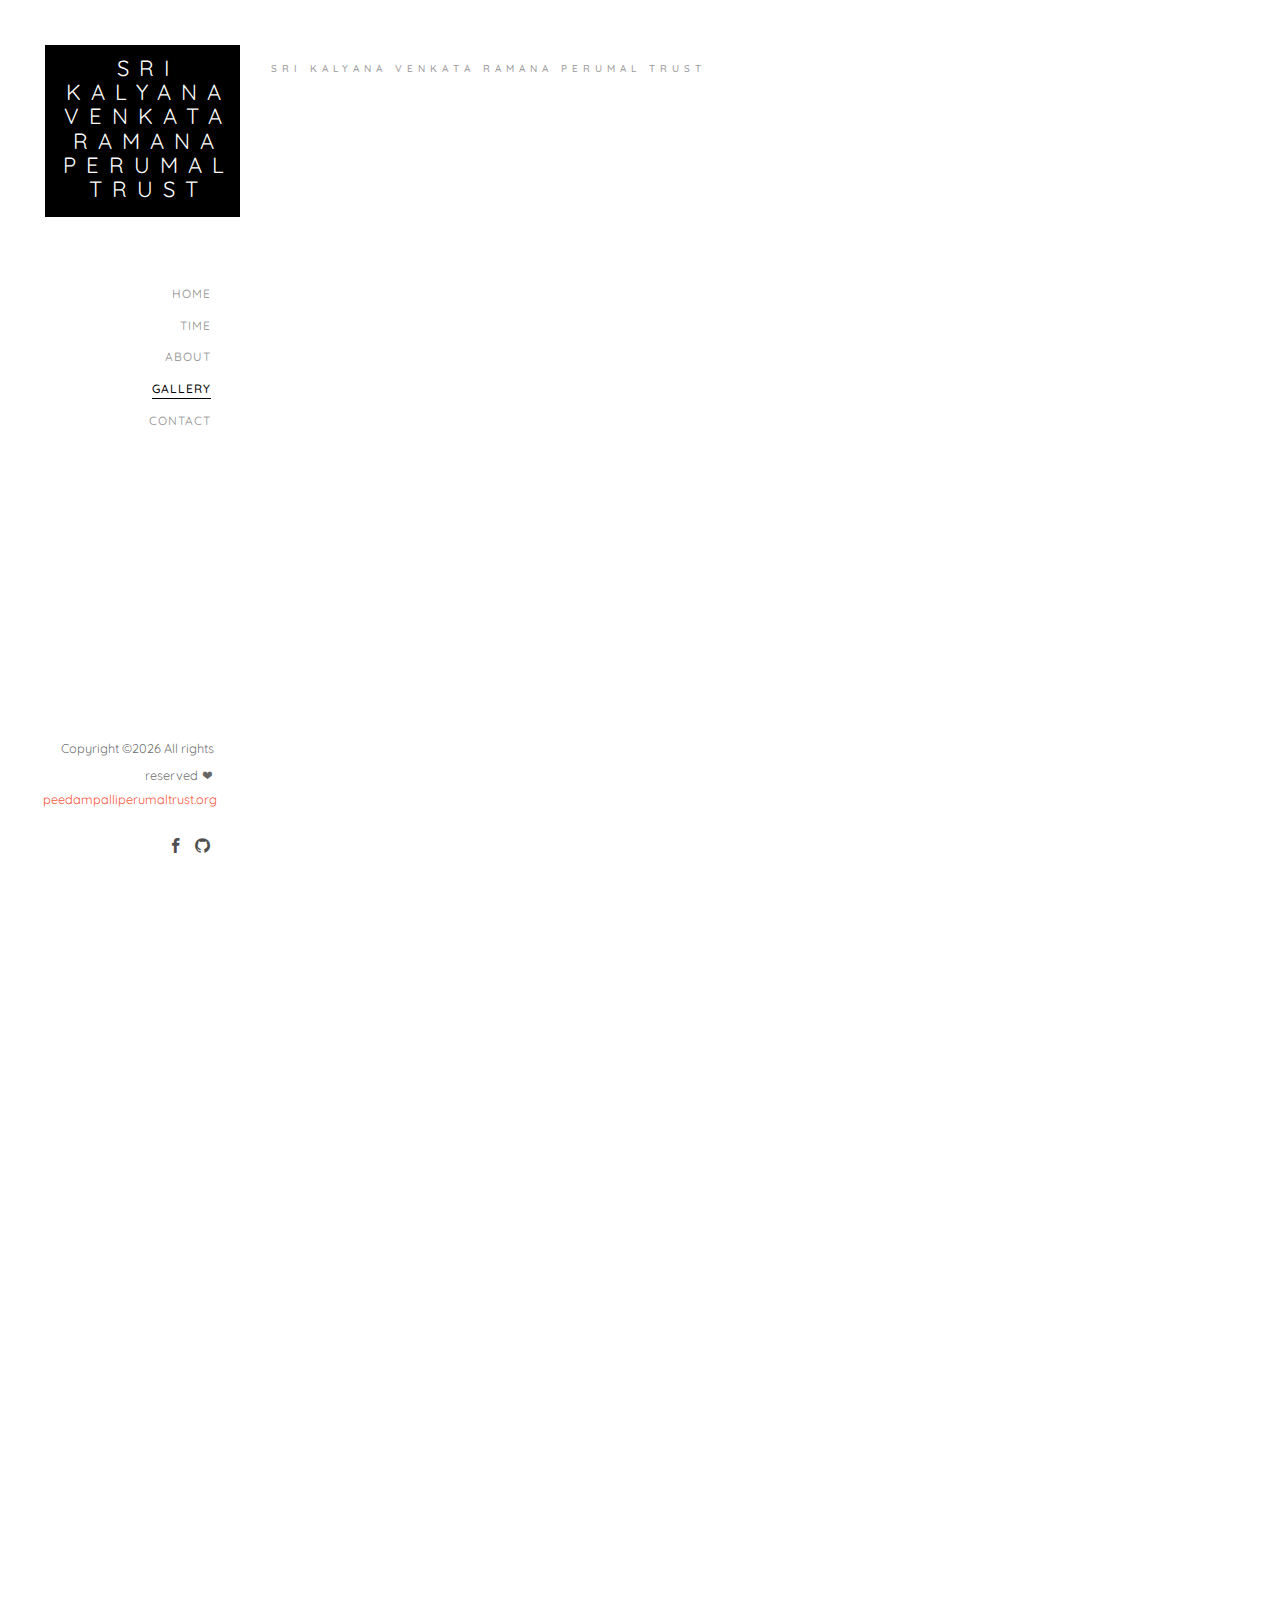
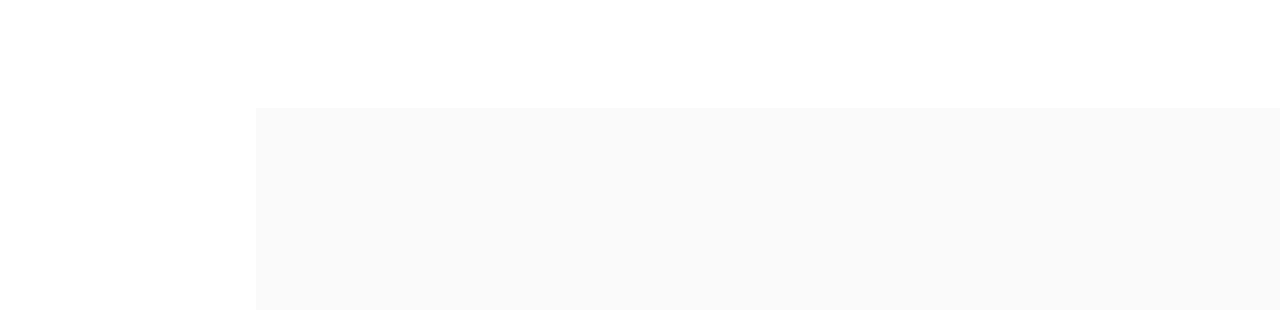
<file: blog.html>
<!DOCTYPE HTML>
<html>
	<head>
	<meta charset="utf-8">
	<meta http-equiv="X-UA-Compatible" content="IE=edge">
	<title>SRI KALYANA VENKATA RAMANA PERUMAL TRUST</title>
	<meta name="viewport" content="width=device-width, initial-scale=1">
	<meta name="description" content="" />
	<meta name="keywords" content="" />
	<meta name="author" content="" />

  <!-- Facebook and Twitter integration -->
	<meta property="og:title" content=""/>
	<meta property="og:image" content=""/>
	<meta property="og:url" content=""/>
	<meta property="og:site_name" content=""/>
	<meta property="og:description" content=""/>
	<meta name="twitter:title" content="" />
	<meta name="twitter:image" content="" />
	<meta name="twitter:url" content="" />
	<meta name="twitter:card" content="" />

	<!-- Place favicon.ico and apple-touch-icon.png in the root directory -->
	<link rel="shortcut icon" href="favicon.ico">

	<link href="https://fonts.googleapis.com/css?family=Quicksand:300,400,500,700" rel="stylesheet">
	
	<!-- Animate.css -->
	<link rel="stylesheet" href="css/animate.css">
	<!-- Icomoon Icon Fonts-->
	<link rel="stylesheet" href="css/icomoon.css">
	<!-- Bootstrap  -->
	<link rel="stylesheet" href="css/bootstrap.css">
	<!-- Flexslider  -->
	<link rel="stylesheet" href="css/flexslider.css">
	<!-- Theme style  -->
	<link rel="stylesheet" href="css/style.css">

	<!-- Modernizr JS -->
	<script src="js/modernizr-2.6.2.min.js"></script>
	<!-- FOR IE9 below -->
	<!--[if lt IE 9]>
	<script src="js/respond.min.js"></script>
	<![endif]-->

	</head>
	<body>
	<div id="colorlib-page">
		<a href="#" class="js-colorlib-nav-toggle colorlib-nav-toggle"><i></i></a>
		<aside id="colorlib-aside" role="complementary" class="border js-fullheight">
			<h1 id="colorlib-logo"><a href="index.html"><span>SRI KALYANA VENKATA RAMANA PERUMAL TRUST</span></a></h1>
			<nav id="colorlib-main-menu" role="navigation">
				<ul>
					<li><a href="index.html">Home</a></li>
					<li><a href="work.html">Time</a></li>
					<li><a href="about.html">About</a></li>
					<!--<li><a href="services.html">Technical Skills</a></li>-->
					<li class="colorlib-active"><a href="blog.html">Gallery</a></li>
					<li><a href="contact.php">Contact</a></li>
				</ul>
			</nav>

			<div class="colorlib-footer">
				<p><small><!-- Link back to Colorlib can't be removed. Template is licensed under CC BY 3.0. -->
Copyright &copy;<script>document.write(new Date().getFullYear());</script> All rights reserved  <i class="icon-heart" aria-hidden="true"></i>
<!-- Link back to Colorlib can't be removed. Template is licensed under CC BY 3.0. --> </span> <span> <a href="" target="_blank">peedampalliperumaltrust.org</a></span></small></p>
				<ul>
			        <li><a href=""><i class="icon-facebook2"></i></a></li>
				
				<li><a href=""><i class="icon-github"></i></a></li>
				</ul>
			</div>

		</aside>

		<div id="colorlib-main">
		<div class="colorlib-blog">
				<div class="container-fluid">
					<div class="row">
						<div class="col-md-6 col-md-offset-3 col-md-pull-3">
							<span class="heading-meta">SRI KALYANA VENKATA RAMANA PERUMAL TRUST</span>
							<h2 class="colorlib-heading animate-box" data-animate-effect="fadeInLeft">Gallery</h2>
						</div>
					</div>
					<div class="row">
						<div class="col-md-4 col-sm-6 animate-box" data-animate-effect="fadeInLeft">
							<div class="blog-entry">
								<a href="blog.html" class="blog-img"><img src="images/p3.jpg" class="img-responsive" alt="HTML5 Bootstrap Template by colorlib.com"></a>
								<!--<div class="desc">
									<span><small>Feb 07, 2018 </small>  </span>
									<h3><a href="">IT Project Management System.</a></h3>
									<p style="color:red;">Skill-Used: </p>
									<p>HTML, CSS, JAVA SERVLET (MVC PATTERN), AJAX,
                                                JQUERY, JAVASCRIPT.
                                     .</p>
									 <p style="color:red;">Description:</p>
									<p>When the developer complete their task and submitted into my software then  
                                     The next task will be assign automated.
                                  </p>								
								  <a href="" class="lead" style="color:red;">Read More <i class="icon-arrow-right3"></i></a>
						
								</div>-->
							</div>
						</div>
						<div class="col-md-4 col-sm-6 animate-box" data-animate-effect="fadeInLeft">
							<div class="blog-entry">
								<a href="blog.html" class="blog-img"><img src="images/p1.jpg" class="img-responsive" alt="HTML5 Bootstrap Template by colorlib.com"></a>
								<!--<div class="desc">
									<span><small>sep 10, 2018 </small></span>
									<h3><a href="">Geek Matices.</a></h3>
									<p style="color:red;">Skill-Used: </p>
									<p>HTML, CSS, JAVA, SPRING BOOT, AJAX,
                                          JQUERY, JAVASCRIPT.</p>
								    <p style="color:red;">Description:</p>
									<p>This is Geek Matics event register management 
									system software project. Online event registration web site for students.</p>
					     		     <a href="" class="lead" style="color:red;">Read More <i class="icon-arrow-right3"></i></a>
						 
								</div>-->
							</div>
						</div>
						<div class="col-md-4 col-sm-6 animate-box" data-animate-effect="fadeInLeft">
							<div class="blog-entry">
								<a href="blog.html" class="blog-img"><img src="images/p2.jpg" class="img-responsive" alt="HTML5 Bootstrap Template by colorlib.com"></a>
								<!--<div class="desc">
									<span><small>oct 5, 2018 </small></span>
									<h3><a href="blog.html">Cloud coder(Dashboard)</a></h3>
									<p style="color:red;">Skill-Used: </p>
									<p>HTML, CSS, JAVA, SPRING MVC, AJAX,
                                             JQUERY, JAVASCRIPT.</p>
									<p style="color:red;">Description:</p>
									<p>To implement the dashboard for online cloudcoder (Programming portal).</p><br>
									     <a href="" class="lead" style="color:red;">Read More <i class="icon-arrow-right3"></i></a>
						 
     							</div>-->
							</div>
						</div>
						
						
						<div class="col-md-4 col-sm-6 animate-box" data-animate-effect="fadeInLeft">
							<div class="blog-entry">
								<a href="blog.html" class="blog-img"><img src="images/p4.jpg" class="img-responsive" alt="HTML5 Bootstrap Template by colorlib.com"></a>
								<!--<div class="desc">
									<span><small>oct 5, 2018 </small></span>
									<h3><a href="blog.html">Cloud coder(Dashboard)</a></h3>
									<p style="color:red;">Skill-Used: </p>
									<p>HTML, CSS, JAVA, SPRING MVC, AJAX,
                                             JQUERY, JAVASCRIPT.</p>
									<p style="color:red;">Description:</p>
									<p>To implement the dashboard for online cloudcoder (Programming portal).</p><br>
									     <a href="" class="lead" style="color:red;">Read More <i class="icon-arrow-right3"></i></a>
						 
     							</div>-->
							</div>
						</div>
						
						<div class="col-md-4 col-sm-6 animate-box" data-animate-effect="fadeInLeft">
							<div class="blog-entry">
								<a href="blog.html" class="blog-img"><img src="images/p5.jpg" class="img-responsive" alt="HTML5 Bootstrap Template by colorlib.com"></a>
								<!--<div class="desc">
									<span><small>oct 5, 2018 </small></span>
									<h3><a href="blog.html">Cloud coder(Dashboard)</a></h3>
									<p style="color:red;">Skill-Used: </p>
									<p>HTML, CSS, JAVA, SPRING MVC, AJAX,
                                             JQUERY, JAVASCRIPT.</p>
									<p style="color:red;">Description:</p>
									<p>To implement the dashboard for online cloudcoder (Programming portal).</p><br>
									     <a href="" class="lead" style="color:red;">Read More <i class="icon-arrow-right3"></i></a>
						 
     							</div>-->
							</div>
						</div>
						
						<div class="col-md-4 col-sm-6 animate-box" data-animate-effect="fadeInLeft">
							<div class="blog-entry">
								<a href="blog.html" class="blog-img"><img src="images/p2.jpg" class="img-responsive" alt="HTML5 Bootstrap Template by colorlib.com"></a>
								<!--<div class="desc">
									<span><small>oct 5, 2018 </small></span>
									<h3><a href="blog.html">Cloud coder(Dashboard)</a></h3>
									<p style="color:red;">Skill-Used: </p>
									<p>HTML, CSS, JAVA, SPRING MVC, AJAX,
                                             JQUERY, JAVASCRIPT.</p>
									<p style="color:red;">Description:</p>
									<p>To implement the dashboard for online cloudcoder (Programming portal).</p><br>
									     <a href="" class="lead" style="color:red;">Read More <i class="icon-arrow-right3"></i></a>
						 
     							</div>-->
							</div>
						</div>
					</div>
				</div>
			</div>

			<div id="get-in-touch" class="colorlib-bg-color">
				<div class="colorlib-narrow-content">
					<div class="row">
						<div class="col-md-6 animate-box" data-animate-effect="fadeInLeft">
							<h2>Get in Touch!</h2>
						</div>
					</div>
					<div class="row">
						<div class="col-md-6 col-md-offset-3 col-md-pull-3 animate-box" data-animate-effect="fadeInLeft">
								<p><a href="contact.html" class="btn btn-primary btn-learn">Contact me!</a></p>
						</div>
						
					</div>
				</div>
			</div>
		</div>
	</div>

	<!-- jQuery -->
	<script src="js/jquery.min.js"></script>
	<!-- jQuery Easing -->
	<script src="js/jquery.easing.1.3.js"></script>
	<!-- Bootstrap -->
	<script src="js/bootstrap.min.js"></script>
	<!-- Waypoints -->
	<script src="js/jquery.waypoints.min.js"></script>
	<!-- Flexslider -->
	<script src="js/jquery.flexslider-min.js"></script>
	<!-- Sticky Kit -->
	<script src="js/sticky-kit.min.js"></script>
	
	
	<!-- MAIN JS -->
	<script src="js/main.js"></script>

	</body>
</html>
</file>
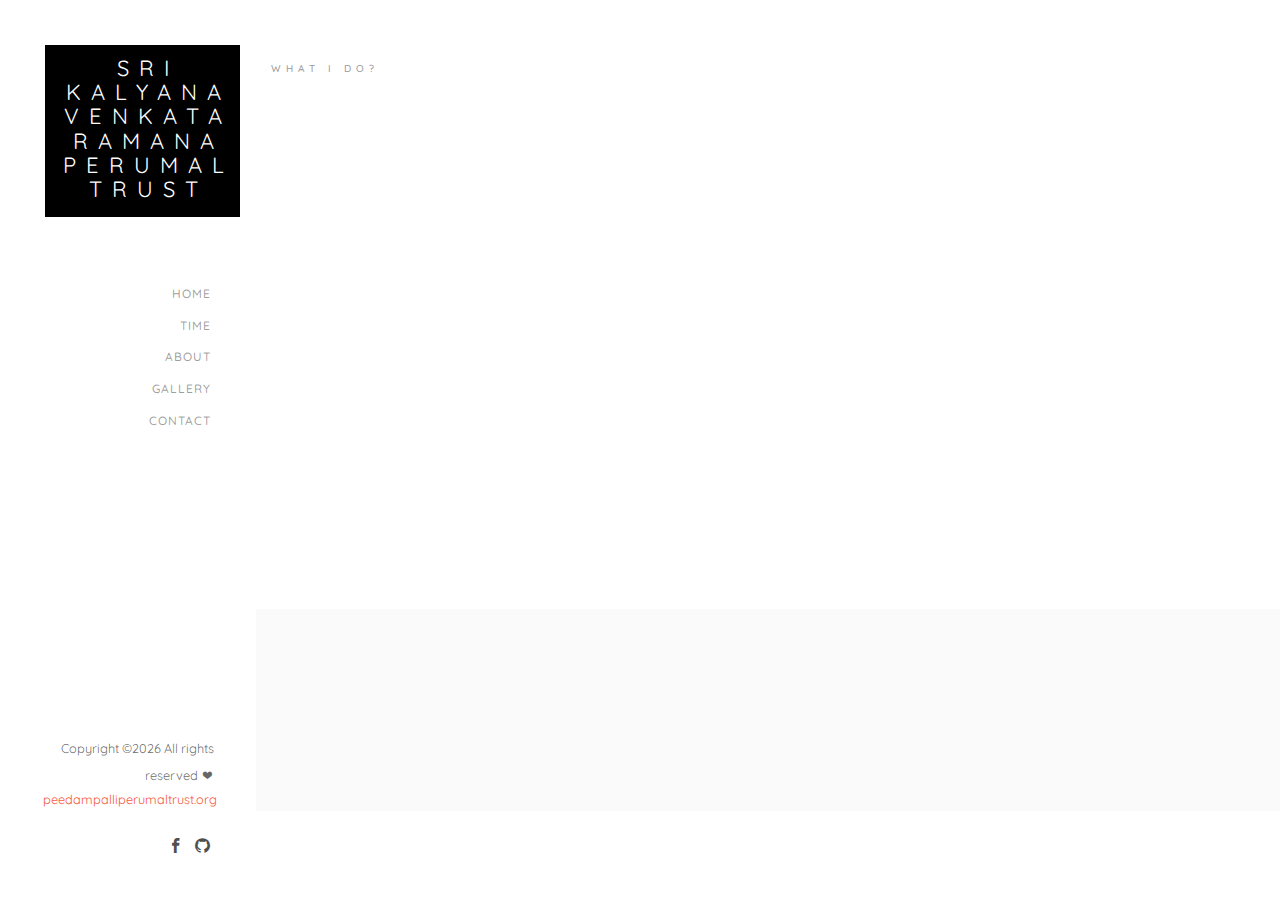
<file: services.html>
<!DOCTYPE HTML>
<html>
	<head>
	<meta charset="utf-8">
	<meta http-equiv="X-UA-Compatible" content="IE=edge">
	<title>SRI KALYANA VENKATA RAMANA PERUMAL TRUST</title>
	<meta name="viewport" content="width=device-width, initial-scale=1">
	<meta name="description" content="" />
	<meta name="keywords" content="" />
	<meta name="author" content="" />

  <!-- Facebook and Twitter integration -->
	<meta property="og:title" content=""/>
	<meta property="og:image" content=""/>
	<meta property="og:url" content=""/>
	<meta property="og:site_name" content=""/>
	<meta property="og:description" content=""/>
	<meta name="twitter:title" content="" />
	<meta name="twitter:image" content="" />
	<meta name="twitter:url" content="" />
	<meta name="twitter:card" content="" />

	<!-- Place favicon.ico and apple-touch-icon.png in the root directory -->
	<link rel="shortcut icon" href="favicon.ico">

	<link href="https://fonts.googleapis.com/css?family=Quicksand:300,400,500,700" rel="stylesheet">
	<link rel="stylesheet" href="https://use.fontawesome.com/releases/v5.4.2/css/all.css" integrity="sha384-/rXc/GQVaYpyDdyxK+ecHPVYJSN9bmVFBvjA/9eOB+pb3F2w2N6fc5qB9Ew5yIns" crossorigin="anonymous">
	
	<!-- Animate.css -->
	<link rel="stylesheet" href="css/animate.css">
	<!-- Icomoon Icon Fonts-->
	<link rel="stylesheet" href="css/icomoon.css">
	<!-- Bootstrap  -->
	<link rel="stylesheet" href="css/bootstrap.css">
	<!-- Flexslider  -->
	<link rel="stylesheet" href="css/flexslider.css">
	<!-- Theme style  -->
	<link rel="stylesheet" href="css/style.css">

	<!-- Modernizr JS -->
	<script src="js/modernizr-2.6.2.min.js"></script>
	<!-- FOR IE9 below -->
	<!--[if lt IE 9]>
	<script src="js/respond.min.js"></script>
	<![endif]-->

	</head>
	<body>
	<div id="colorlib-page">
		<a href="#" class="js-colorlib-nav-toggle colorlib-nav-toggle"><i></i></a>
		<aside id="colorlib-aside" role="complementary" class="border js-fullheight">
			<h1 id="colorlib-logo"><a href="index.html"><span>SRI KALYANA VENKATA RAMANA PERUMAL TRUST</span></a></h1>
			<nav id="colorlib-main-menu" role="navigation">
				<ul>
					<li><a href="index.html">Home</a></li>
					<li><a href="work.html">Time</a></li>
					<li><a href="about.html">About</a></li>
					<!--<li class="colorlib-active"><a href="services.html">Technical Skills</a></li>-->
					<li><a href="blog.html">Gallery</a></li>
					<li><a href="contact.php">Contact</a></li>
				</ul>
			</nav>

			<div class="colorlib-footer">
				<p><small><!-- Link back to Colorlib can't be removed. Template is licensed under CC BY 3.0. -->
Copyright &copy;<script>document.write(new Date().getFullYear());</script> All rights reserved <i class="icon-heart" aria-hidden="true"></i>  
<!-- Link back to Colorlib can't be removed. Template is licensed under CC BY 3.0. --> </span> <span> <a href="" target="_blank">peedampalliperumaltrust.org</a></span></small></p>
				<ul>
				<li><a href=""><i class="icon-facebook2"></i></a></li>
				
				<li><a href=""><i class="icon-github"></i></a></li>
					</ul>
			</div>

		</aside>

		<div id="colorlib-main">
			<div class="colorlib-services">
				<div class="container-fluid">
					<div class="row">
						<div class="col-md-6 col-md-offset-3 col-md-pull-3">
							<span class="heading-meta">What I do?</span>
							<h2 class="colorlib-heading animate-box" data-animate-effect="fadeInLeft">Here are some of my expertise</h2>
						</div>
					</div>
						<div class="row">
						<div class="col-md-6">
							<div class="colorlib-feature animate-box" data-animate-effect="fadeInLeft">
								<div class="colorlib-icon">
									<i class="icon-paperplane"></i>
								</div>
								<div class="colorlib-text">
									<h3>Language</h3>
									<p>JAVA, C, C++.</p>
								</div>
							</div>

							<div class="colorlib-feature animate-box" data-animate-effect="fadeInLeft">
								<div class="colorlib-icon">
									<i class="fa fa-database "></i>
								</div>
								<div class="colorlib-text">
									<h3>Database</h3>
									<p>Mysql,sql.</p>
								</div>
							</div>

							
						</div>
				        	<div class="col-md-6">
							<div class="colorlib-feature animate-box" data-animate-effect="fadeInLeft">
								<div class="colorlib-icon">
									<i class="fas fa-globe-asia""></i>
								</div>
								<div class="colorlib-text">
									<h3>Web technologies</h3>
									<p>Angular(basics),HTML,CSS,Java script,Bootstrap,                                                                                   
                                            JQuery, Ajax.
                                                </p>
								</div>
							</div>

							<div class="colorlib-feature animate-box" data-animate-effect="fadeInLeft">
								<div class="colorlib-icon">
									<i class="fa fa-tv "></i>
								</div>
								<div class="colorlib-text">
									<h3>Frameworks</h3>
									<p>Spring MVC, Spring Boot, Java Servlet.</p>
								</div>
							</div>

						
						</div>
					</div>
				</div>
			</div>



			<div id="get-in-touch" class="colorlib-bg-color">
				<div class="colorlib-narrow-content">
					<div class="row">
						<div class="col-md-6 animate-box" data-animate-effect="fadeInLeft">
							<h2>Get in Touch!</h2>
						</div>
					</div>
					<div class="row">
						<div class="col-md-6 col-md-offset-3 col-md-pull-3 animate-box" data-animate-effect="fadeInLeft">
							<p><a href="contact.html" class="btn btn-primary btn-learn">Contact me!</a></p>
						</div>
						
					</div>
				</div>
			</div>
		</div>
	</div>

	<!-- jQuery -->
	<script src="js/jquery.min.js"></script>
	<!-- jQuery Easing -->
	<script src="js/jquery.easing.1.3.js"></script>
	<!-- Bootstrap -->
	<script src="js/bootstrap.min.js"></script>
	<!-- Waypoints -->
	<script src="js/jquery.waypoints.min.js"></script>
	<!-- Flexslider -->
	<script src="js/jquery.flexslider-min.js"></script>
	<!-- Sticky Kit -->
	<script src="js/sticky-kit.min.js"></script>
	
	
	<!-- MAIN JS -->
	<script src="js/main.js"></script>

	</body>
</html>
</file>
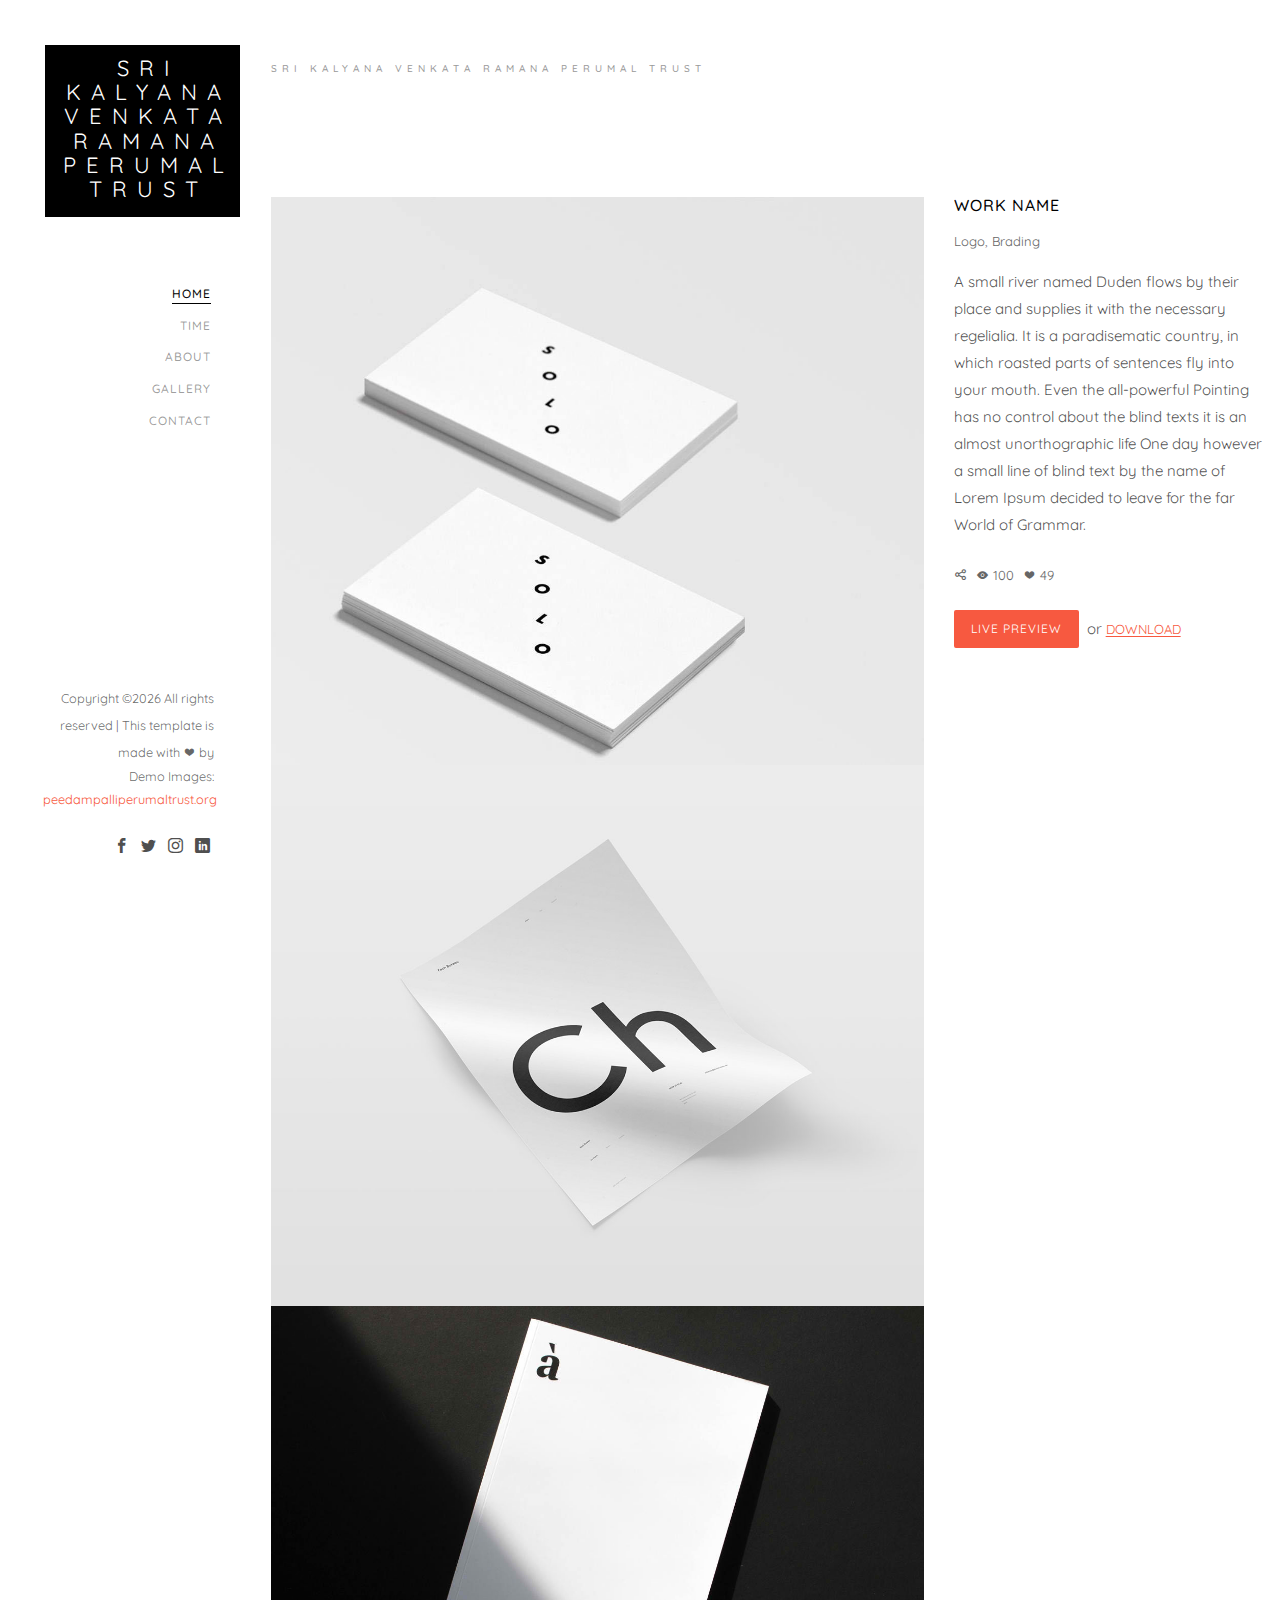
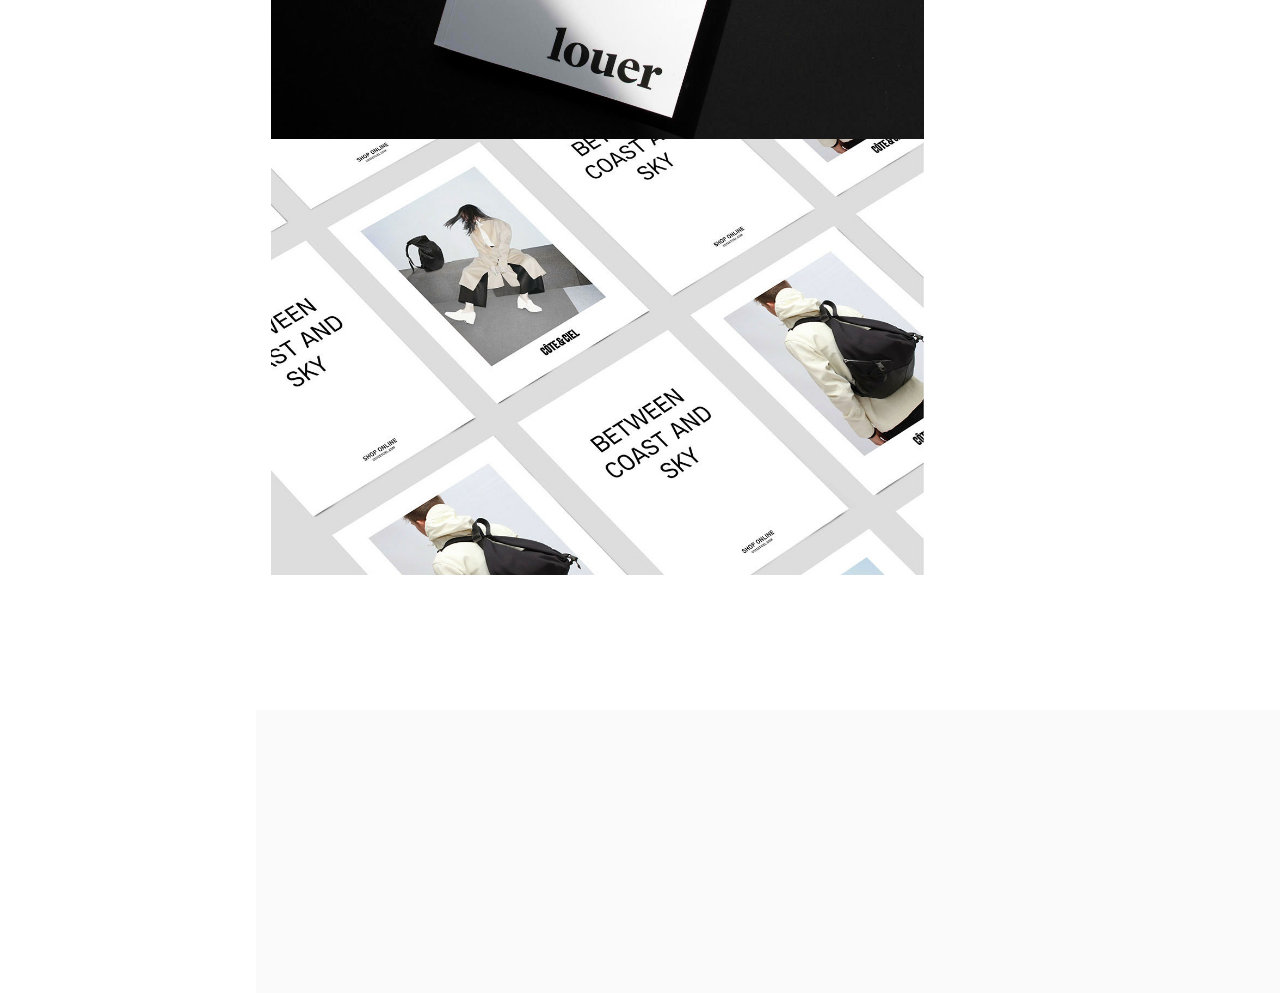
<file: work-single.html>
<!DOCTYPE HTML>
<html>
	<head>
	<meta charset="utf-8">
	<meta http-equiv="X-UA-Compatible" content="IE=edge">
	<title>SRI KALYANA VENKATA RAMANA PERUMAL TRUST</title>
	<meta name="viewport" content="width=device-width, initial-scale=1">
	<meta name="description" content="" />
	<meta name="keywords" content="" />
	<meta name="author" content="" />

  <!-- Facebook and Twitter integration -->
	<meta property="og:title" content=""/>
	<meta property="og:image" content=""/>
	<meta property="og:url" content=""/>
	<meta property="og:site_name" content=""/>
	<meta property="og:description" content=""/>
	<meta name="twitter:title" content="" />
	<meta name="twitter:image" content="" />
	<meta name="twitter:url" content="" />
	<meta name="twitter:card" content="" />

	<!-- Place favicon.ico and apple-touch-icon.png in the root directory -->
	<link rel="shortcut icon" href="favicon.ico">

	<link href="https://fonts.googleapis.com/css?family=Quicksand:300,400,500,700" rel="stylesheet">
	
	<!-- Animate.css -->
	<link rel="stylesheet" href="css/animate.css">
	<!-- Icomoon Icon Fonts-->
	<link rel="stylesheet" href="css/icomoon.css">
	<!-- Bootstrap  -->
	<link rel="stylesheet" href="css/bootstrap.css">
	<!-- Flexslider  -->
	<link rel="stylesheet" href="css/flexslider.css">
	<!-- Theme style  -->
	<link rel="stylesheet" href="css/style.css">

	<!-- Modernizr JS -->
	<script src="js/modernizr-2.6.2.min.js"></script>
	<!-- FOR IE9 below -->
	<!--[if lt IE 9]>
	<script src="js/respond.min.js"></script>
	<![endif]-->

	</head>
	<body>
	<div id="colorlib-page">
		<a href="#" class="js-colorlib-nav-toggle colorlib-nav-toggle"><i></i></a>
		<aside id="colorlib-aside" role="complementary" class="border js-fullheight">
			<h1 id="colorlib-logo"><a href="index.html"><span>SRI KALYANA VENKATA RAMANA PERUMAL TRUST</span></a></h1>
			<nav id="colorlib-main-menu" role="navigation">
				<ul>
					<li class="colorlib-active"><a href="index.html">Home</a></li>
					<li><a href="work.html">Time</a></li>
					<li><a href="about.html">About</a></li>
					<!--<li><a href="services.html">Technical Skills</a></li>-->
					<li><a href="blog.html">Gallery</a></li>
					<li><a href="contact.php">Contact</a></li>
				</ul>
			</nav>

			<div class="colorlib-footer">
				<p><small><!-- Link back to Colorlib can't be removed. Template is licensed under CC BY 3.0. -->
Copyright &copy;<script>document.write(new Date().getFullYear());</script> All rights reserved | This template is made with <i class="icon-heart" aria-hidden="true"></i> by <a href="" target="_blank"></a>
<!-- Link back to Colorlib can't be removed. Template is licensed under CC BY 3.0. --> </span> <span>Demo Images: <a href="" target="_blank">peedampalliperumaltrust.org</a></span></small></p>
				<ul>
					<li><a href="#"><i class="icon-facebook2"></i></a></li>
					<li><a href="#"><i class="icon-twitter2"></i></a></li>
					<li><a href="#"><i class="icon-instagram"></i></a></li>
					<li><a href="#"><i class="icon-linkedin2"></i></a></li>
				</ul>
			</div>

		</aside>

		<div id="colorlib-main">

			<div class="colorlib-work">
				<div class="container-fluid">
					<div class="row">
						<div class="col-md-6 col-md-offset-3 col-md-pull-3">
							<span class="heading-meta">SRI KALYANA VENKATA RAMANA PERUMAL TRUST</span>
							<h2 class="colorlib-heading animate-box" data-animate-effect="fadeInLeft">Work Single</h2>
						</div>
					</div>
					<div class="row">
						<div class="col-md-8 image-content">
							<img class="img-responsive" src="images/work-1.jpg" alt="HTML5 Bootstrap Template by colorlib.com">
							<img class="img-responsive" src="images/work-2.jpg" alt="HTML5 Bootstrap Template by colorlib.com">
							<img class="img-responsive" src="images/work-3.jpg" alt="HTML5 Bootstrap Template by colorlib.com">
							<img class="img-responsive" src="images/work-4.jpg" alt="HTML5 Bootstrap Template by colorlib.com">
						</div>
						<div class="col-md-4 sticky-parent">
							<div id="sticky_item">
								<div class="project-desc">
									<h2>Work Name</h2>
									<span><a href="#">Logo</a>, <a href="#">Brading</a></span>
									<p>A small river named Duden flows by their place and supplies it with the necessary regelialia. It is a paradisematic country, in which roasted parts of sentences fly into your mouth. Even the all-powerful Pointing has no control about the blind texts it is an almost unorthographic life One day however a small line of blind text by the name of Lorem Ipsum decided to leave for the far World of Grammar.</p>
									<p class="icon">
										<span><a href="#"><i class="icon-share3"></i></a></span>
										<span><a href="#"><i class="icon-eye"></i> 100</a></span>
										<span><a href="#"><i class="icon-heart"></i> 49</a></span>
									</p>
									<p><a href="#" class="btn btn-primary">Live Preview</a> or <a href="#" class="btn-download">Download</a></p>
								</div>
							</div>
						</div>
					</div>
				</div>
			</div>

			<div id="get-in-touch" class="colorlib-bg-color">
				<div class="colorlib-narrow-content">
					<div class="row">
						<div class="col-md-6 animate-box" data-animate-effect="fadeInLeft">
							<h2>Get in Touch!</h2>
						</div>
					</div>
					<div class="row">
						<div class="col-md-6 col-md-offset-3 col-md-pull-3 animate-box" data-animate-effect="fadeInLeft">
							<p class="colorlib-lead">Separated they live in Bookmarksgrove right at the coast of the Semantics, a large language ocean.</p>
							<p><a href="contact.html" class="btn btn-primary btn-learn">Contact me!</a></p>
						</div>
						
					</div>
				</div>
			</div>
		</div>
	</div>

	<!-- jQuery -->
	<script src="js/jquery.min.js"></script>
	<!-- jQuery Easing -->
	<script src="js/jquery.easing.1.3.js"></script>
	<!-- Bootstrap -->
	<script src="js/bootstrap.min.js"></script>
	<!-- Waypoints -->
	<script src="js/jquery.waypoints.min.js"></script>
	<!-- Flexslider -->
	<script src="js/jquery.flexslider-min.js"></script>
	<!-- Sticky Kit -->
	<script src="js/sticky-kit.min.js"></script>
	
	
	<!-- MAIN JS -->
	<script src="js/main.js"></script>

	</body>
</html>
</file>
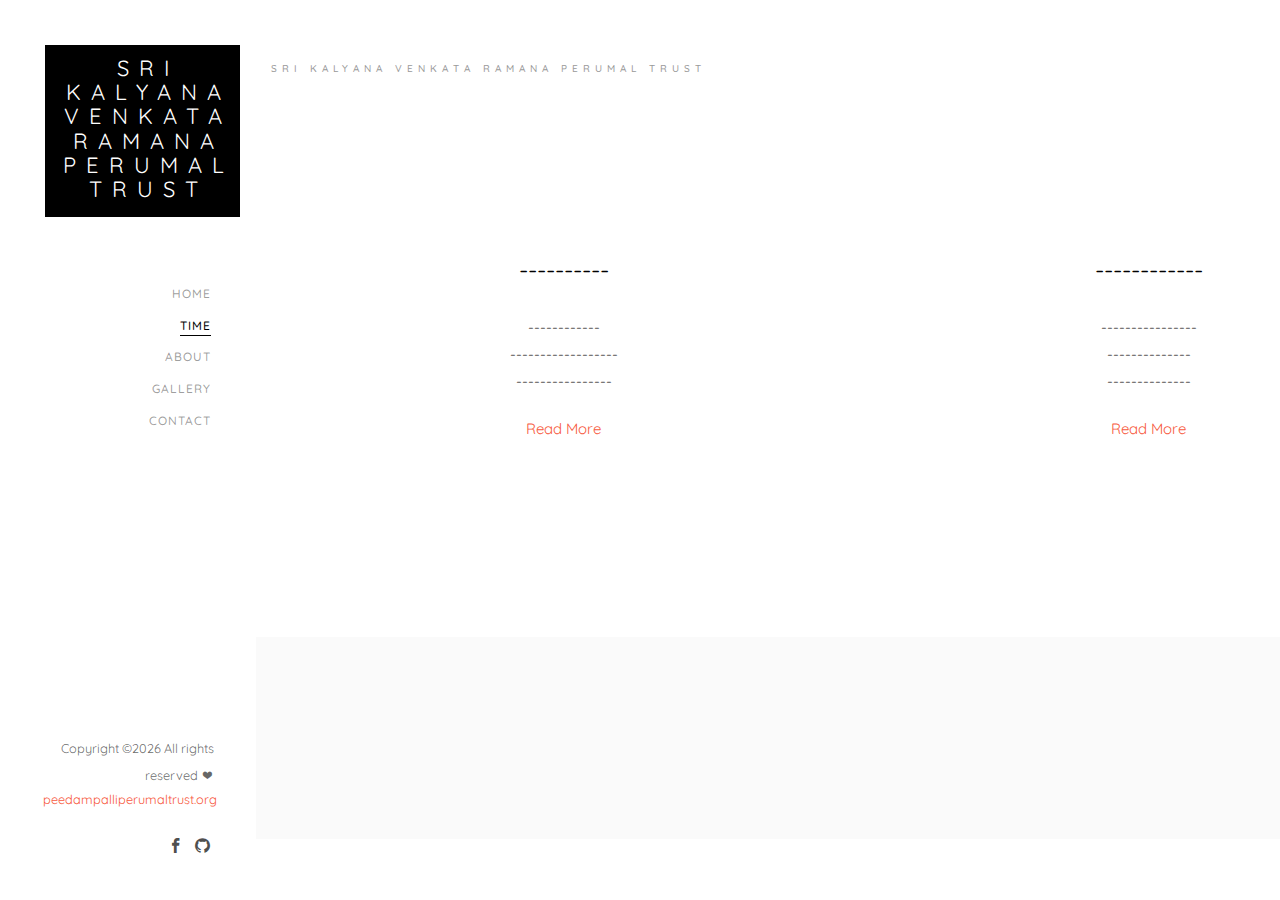
<file: work.html>
<!DOCTYPE HTML>
<html>
	<head>
	<meta charset="utf-8">
	<meta http-equiv="X-UA-Compatible" content="IE=edge">
	<title>SRI KALYANA VENKATA RAMANA PERUMAL TRUST</title>
	<meta name="viewport" content="width=device-width, initial-scale=1">
	<meta name="description" content="" />
	<meta name="keywords" content="" />
	<meta name="author" content="" />

  <!-- Facebook and Twitter integration -->
	<meta property="og:title" content=""/>
	<meta property="og:image" content=""/>
	<meta property="og:url" content=""/>
	<meta property="og:site_name" content=""/>
	<meta property="og:description" content=""/>
	<meta name="twitter:title" content="" />
	<meta name="twitter:image" content="" />
	<meta name="twitter:url" content="" />
	<meta name="twitter:card" content="" />

	<!-- Place favicon.ico and apple-touch-icon.png in the root directory -->
	<link rel="shortcut icon" href="favicon.ico">

	<link href="https://fonts.googleapis.com/css?family=Quicksand:300,400,500,700" rel="stylesheet">
	
	<!-- Animate.css -->
	<link rel="stylesheet" href="css/animate.css">
	<!-- Icomoon Icon Fonts-->
	<link rel="stylesheet" href="css/icomoon.css">
	<!-- Bootstrap  -->
	<link rel="stylesheet" href="css/bootstrap.css">
	<!-- Flexslider  -->
	<link rel="stylesheet" href="css/flexslider.css">
	<!-- Theme style  -->
	<link rel="stylesheet" href="css/style.css">

	<!-- Modernizr JS -->
	<script src="js/modernizr-2.6.2.min.js"></script>
	<!-- FOR IE9 below -->
	<!--[if lt IE 9]>
	<script src="js/respond.min.js"></script>
	<![endif]-->

	</head>
	<body>
	<div id="colorlib-page">
		<a href="#" class="js-colorlib-nav-toggle colorlib-nav-toggle"><i></i></a>
		<aside id="colorlib-aside" role="complementary" class="border js-fullheight">
			<h1 id="colorlib-logo"><a href="index.html"><span>SRI KALYANA VENKATA RAMANA PERUMAL TRUST</span></a></h1>
			<nav id="colorlib-main-menu" role="navigation">
				<ul>
					<li><a href="index.html">Home</a></li>
					<li class="colorlib-active"><a href="work.html">Time</a></li>
					<li><a href="about.html">About</a></li>
					<!--<li><a href="services.html">Technical Skills</a></li>-->
					<li><a href="blog.html">Gallery</a></li>
					<li><a href="contact.php">Contact</a></li>
				</ul>
			</nav>

			<div class="colorlib-footer">
				<p><small><!-- Link back to Colorlib can't be removed. Template is licensed under CC BY 3.0. -->
Copyright &copy;<script>document.write(new Date().getFullYear());</script> All rights reserved <i class="icon-heart" aria-hidden="true"></i> 
<!-- Link back to Colorlib can't be removed. Template is licensed under CC BY 3.0. --> </span> <span> <a href="" target="_blank">peedampalliperumaltrust.org</a></span></small></p>
				<ul>
				
				<li><a href=""><i class="icon-facebook2"></i></a></li>
				
					<li><a href=""><i class="icon-github"></i></a></li>
				
				
				</ul>
			</div>

		</aside>

		<div id="colorlib-main">

						<div class="colorlib-work">
				<div class="container-fluid">
						<div class="row">
						<div class="col-md-6 col-md-offset-3 col-md-pull-3">
							<span class="heading-meta">SRI KALYANA VENKATA RAMANA PERUMAL TRUST</span>
							<h2 class="colorlib-heading animate-box" data-animate-effect="fadeInLeft">Timing</h2>
						</div>
					</div>
					
<div class="">
    <div class="container">
     	<div class="row">
			 
			    <div class="col-lg-6">
               
					<div class="box-part text-center">
                        
                        
                        <i class="fas fa-user-alt fa-3x" aria-hidden="true"  ></i>
						<div class="title">
							<h3>----------</h3>
						</div>
                        
						<div class="text">
						    <span>------------</span><br>
							 <span>	------------------ </span><br>
							  <span>----------------</span>
						</div>
                        
						<a href="">Read More</a>
                        
					 </div>
				</div>	 
				
				 <div class="col-lg-6 ">
               
					<div class="box-part text-center">
					    
					    <i class="fa fa-user fa-3x" aria-hidden="true"></i>
                    
						<div class="title">
							<h3>------------</h3>
						</div>
                        
						<div class="text">
					
                               <span>---------------- </span><br>
							   <span>--------------</span><br>
							   <span>--------------</span>
				         	</div>
                        
						<a href="">Read More</a>
                        
					 </div>
				</div>	 
				
				
		
		</div>		
    </div>
</div>
				</div>
			</div>
			

			<div id="get-in-touch" class="colorlib-bg-color">
				<div class="colorlib-narrow-content">
					<div class="row">
						<div class="col-md-6 animate-box" data-animate-effect="fadeInLeft">
							<h2>Get in Touch!</h2>
						</div>
					</div>
					<div class="row">
						<div class="col-md-6 col-md-offset-3 col-md-pull-3 animate-box" data-animate-effect="fadeInLeft">
							<p><a href="contact.html" class="btn btn-primary btn-learn">Contact me!</a></p>
						</div>
						
					</div>
				</div>
			</div>
		</div>
	</div>

	<!-- jQuery -->
	<script src="js/jquery.min.js"></script>
	<!-- jQuery Easing -->
	<script src="js/jquery.easing.1.3.js"></script>
	<!-- Bootstrap -->
	<script src="js/bootstrap.min.js"></script>
	<!-- Waypoints -->
	<script src="js/jquery.waypoints.min.js"></script>
	<!-- Flexslider -->
	<script src="js/jquery.flexslider-min.js"></script>
	<!-- Sticky Kit -->
	<script src="js/sticky-kit.min.js"></script>
	
	
	<!-- MAIN JS -->
	<script src="js/main.js"></script>

	</body>
</html>
</file>
<file: css/icomoon.css>
@font-face {
  font-family: 'icomoon';
  src:  url('fonts/icomoon.eot?6py85u');
  src:  url('fonts/icomoon.eot?6py85u#iefix') format('embedded-opentype'),
    url('fonts/icomoon.ttf?6py85u') format('truetype'),
    url('fonts/icomoon.woff?6py85u') format('woff'),
    url('fonts/icomoon.svg?6py85u#icomoon') format('svg');
  font-weight: normal;
  font-style: normal;
}

[class^="icon-"], [class*=" icon-"] {
  /* use !important to prevent issues with browser extensions that change fonts */
  font-family: 'icomoon' !important;
  speak: none;
  font-style: normal;
  font-weight: normal;
  font-variant: normal;
  text-transform: none;
  line-height: 1;

  /* Better Font Rendering =========== */
  -webkit-font-smoothing: antialiased;
  -moz-osx-font-smoothing: grayscale;
}

.icon-times:before {
  content: "\e930";
}
.icon-tick:before {
  content: "\e931";
}
.icon-plus:before {
  content: "\e932";
}
.icon-minus:before {
  content: "\e933";
}
.icon-equals:before {
  content: "\e934";
}
.icon-divide:before {
  content: "\e935";
}
.icon-chevron-right:before {
  content: "\e936";
}
.icon-chevron-left:before {
  content: "\e937";
}
.icon-arrow-right-thick:before {
  content: "\e938";
}
.icon-arrow-left-thick:before {
  content: "\e939";
}
.icon-th-small:before {
  content: "\e93a";
}
.icon-th-menu:before {
  content: "\e93b";
}
.icon-th-list:before {
  content: "\e93c";
}
.icon-th-large:before {
  content: "\e93d";
}
.icon-home:before {
  content: "\e93e";
}
.icon-arrow-forward:before {
  content: "\e93f";
}
.icon-arrow-back:before {
  content: "\e940";
}
.icon-rss:before {
  content: "\e941";
}
.icon-location:before {
  content: "\e942";
}
.icon-link:before {
  content: "\e943";
}
.icon-image:before {
  content: "\e944";
}
.icon-arrow-up-thick:before {
  content: "\e945";
}
.icon-arrow-down-thick:before {
  content: "\e946";
}
.icon-starburst:before {
  content: "\e947";
}
.icon-starburst-outline:before {
  content: "\e948";
}
.icon-star3:before {
  content: "\e949";
}
.icon-flow-children:before {
  content: "\e94a";
}
.icon-export:before {
  content: "\e94b";
}
.icon-delete2:before {
  content: "\e94c";
}
.icon-delete-outline:before {
  content: "\e94d";
}
.icon-cloud-storage:before {
  content: "\e94e";
}
.icon-wi-fi:before {
  content: "\e94f";
}
.icon-heart:before {
  content: "\e950";
}
.icon-flash:before {
  content: "\e951";
}
.icon-cancel:before {
  content: "\e952";
}
.icon-backspace:before {
  content: "\e953";
}
.icon-attachment:before {
  content: "\e954";
}
.icon-arrow-move:before {
  content: "\e955";
}
.icon-warning:before {
  content: "\e956";
}
.icon-user:before {
  content: "\e957";
}
.icon-radar:before {
  content: "\e958";
}
.icon-lock-open:before {
  content: "\e959";
}
.icon-lock-closed:before {
  content: "\e95a";
}
.icon-location-arrow:before {
  content: "\e95b";
}
.icon-info:before {
  content: "\e95c";
}
.icon-user-delete:before {
  content: "\e95d";
}
.icon-user-add:before {
  content: "\e95e";
}
.icon-media-pause:before {
  content: "\e95f";
}
.icon-group:before {
  content: "\e960";
}
.icon-chart-pie:before {
  content: "\e961";
}
.icon-chart-line:before {
  content: "\e962";
}
.icon-chart-bar:before {
  content: "\e963";
}
.icon-chart-area:before {
  content: "\e964";
}
.icon-video:before {
  content: "\e965";
}
.icon-point-of-interest:before {
  content: "\e966";
}
.icon-infinity:before {
  content: "\e967";
}
.icon-globe:before {
  content: "\e968";
}
.icon-eye:before {
  content: "\e969";
}
.icon-cog:before {
  content: "\e96a";
}
.icon-camera:before {
  content: "\e96b";
}
.icon-upload:before {
  content: "\e96c";
}
.icon-scissors:before {
  content: "\e96d";
}
.icon-refresh:before {
  content: "\e96e";
}
.icon-pin:before {
  content: "\e96f";
}
.icon-key:before {
  content: "\e970";
}
.icon-info-large:before {
  content: "\e971";
}
.icon-eject:before {
  content: "\e972";
}
.icon-download:before {
  content: "\e973";
}
.icon-zoom:before {
  content: "\e974";
}
.icon-zoom-out:before {
  content: "\e975";
}
.icon-zoom-in:before {
  content: "\e976";
}
.icon-sort-numerically:before {
  content: "\e977";
}
.icon-sort-alphabetically:before {
  content: "\e978";
}
.icon-input-checked:before {
  content: "\e979";
}
.icon-calender:before {
  content: "\e97a";
}
.icon-world2:before {
  content: "\e97b";
}
.icon-notes:before {
  content: "\e97c";
}
.icon-code:before {
  content: "\e97d";
}
.icon-arrow-sync:before {
  content: "\e97e";
}
.icon-arrow-shuffle:before {
  content: "\e97f";
}
.icon-arrow-repeat:before {
  content: "\e980";
}
.icon-arrow-minimise:before {
  content: "\e981";
}
.icon-arrow-maximise:before {
  content: "\e982";
}
.icon-arrow-loop:before {
  content: "\e983";
}
.icon-anchor:before {
  content: "\e984";
}
.icon-spanner:before {
  content: "\e985";
}
.icon-puzzle:before {
  content: "\e986";
}
.icon-power:before {
  content: "\e987";
}
.icon-plane:before {
  content: "\e988";
}
.icon-pi:before {
  content: "\e989";
}
.icon-phone:before {
  content: "\e98a";
}
.icon-microphone2:before {
  content: "\e98b";
}
.icon-media-rewind:before {
  content: "\e98c";
}
.icon-flag:before {
  content: "\e98d";
}
.icon-adjust-brightness:before {
  content: "\e98e";
}
.icon-waves:before {
  content: "\e98f";
}
.icon-social-twitter:before {
  content: "\e990";
}
.icon-social-facebook:before {
  content: "\e991";
}
.icon-social-dribbble:before {
  content: "\e992";
}
.icon-media-stop:before {
  content: "\e993";
}
.icon-media-record:before {
  content: "\e994";
}
.icon-media-play:before {
  content: "\e995";
}
.icon-media-fast-forward:before {
  content: "\e996";
}
.icon-media-eject:before {
  content: "\e997";
}
.icon-social-vimeo:before {
  content: "\e998";
}
.icon-social-tumbler:before {
  content: "\e999";
}
.icon-social-skype:before {
  content: "\e99a";
}
.icon-social-pinterest:before {
  content: "\e99b";
}
.icon-social-linkedin:before {
  content: "\e99c";
}
.icon-social-last-fm:before {
  content: "\e99d";
}
.icon-social-github:before {
  content: "\e99e";
}
.icon-social-flickr:before {
  content: "\e99f";
}
.icon-at:before {
  content: "\e9a0";
}
.icon-times-outline:before {
  content: "\e9a1";
}
.icon-plus-outline:before {
  content: "\e9a2";
}
.icon-minus-outline:before {
  content: "\e9a3";
}
.icon-tick-outline:before {
  content: "\e9a4";
}
.icon-th-large-outline:before {
  content: "\e9a5";
}
.icon-equals-outline:before {
  content: "\e9a6";
}
.icon-divide-outline:before {
  content: "\e9a7";
}
.icon-chevron-right-outline:before {
  content: "\e9a8";
}
.icon-chevron-left-outline:before {
  content: "\e9a9";
}
.icon-arrow-right-outline:before {
  content: "\e9aa";
}
.icon-arrow-left-outline:before {
  content: "\e9ab";
}
.icon-th-small-outline:before {
  content: "\e9ac";
}
.icon-th-menu-outline:before {
  content: "\e9ad";
}
.icon-th-list-outline:before {
  content: "\e9ae";
}
.icon-news2:before {
  content: "\e9b1";
}
.icon-home-outline:before {
  content: "\e9b2";
}
.icon-arrow-up-outline:before {
  content: "\e9b3";
}
.icon-arrow-forward-outline:before {
  content: "\e9b4";
}
.icon-arrow-down-outline:before {
  content: "\e9b5";
}
.icon-arrow-back-outline:before {
  content: "\e9b6";
}
.icon-trash3:before {
  content: "\e9b7";
}
.icon-rss-outline:before {
  content: "\e9b8";
}
.icon-message:before {
  content: "\e9b9";
}
.icon-location-outline:before {
  content: "\e9ba";
}
.icon-link-outline:before {
  content: "\e9bb";
}
.icon-image-outline:before {
  content: "\e9bc";
}
.icon-export-outline:before {
  content: "\e9bd";
}
.icon-cross:before {
  content: "\e9be";
}
.icon-wi-fi-outline:before {
  content: "\e9bf";
}
.icon-star-outline:before {
  content: "\e9c0";
}
.icon-media-pause-outline:before {
  content: "\e9c1";
}
.icon-mail:before {
  content: "\e9c2";
}
.icon-heart-outline:before {
  content: "\e9c3";
}
.icon-flash-outline:before {
  content: "\e9c4";
}
.icon-cancel-outline:before {
  content: "\e9c5";
}
.icon-beaker:before {
  content: "\e9c6";
}
.icon-arrow-move-outline:before {
  content: "\e9c7";
}
.icon-watch2:before {
  content: "\e9c8";
}
.icon-warning-outline:before {
  content: "\e9c9";
}
.icon-time:before {
  content: "\e9ca";
}
.icon-radar-outline:before {
  content: "\e9cb";
}
.icon-lock-open-outline:before {
  content: "\e9cc";
}
.icon-location-arrow-outline:before {
  content: "\e9cd";
}
.icon-info-outline:before {
  content: "\e9ce";
}
.icon-backspace-outline:before {
  content: "\e9cf";
}
.icon-attachment-outline:before {
  content: "\e9d0";
}
.icon-user-outline:before {
  content: "\e9d1";
}
.icon-user-delete-outline:before {
  content: "\e9d2";
}
.icon-user-add-outline:before {
  content: "\e9d3";
}
.icon-lock-closed-outline:before {
  content: "\e9d4";
}
.icon-group-outline:before {
  content: "\e9d5";
}
.icon-chart-pie-outline:before {
  content: "\e9d6";
}
.icon-chart-line-outline:before {
  content: "\e9d7";
}
.icon-chart-bar-outline:before {
  content: "\e9d8";
}
.icon-chart-area-outline:before {
  content: "\e9d9";
}
.icon-video-outline:before {
  content: "\e9da";
}
.icon-point-of-interest-outline:before {
  content: "\e9db";
}
.icon-map:before {
  content: "\e9dc";
}
.icon-key-outline:before {
  content: "\e9dd";
}
.icon-infinity-outline:before {
  content: "\e9de";
}
.icon-globe-outline:before {
  content: "\e9df";
}
.icon-eye-outline:before {
  content: "\e9e0";
}
.icon-cog-outline:before {
  content: "\e9e1";
}
.icon-camera-outline:before {
  content: "\e9e2";
}
.icon-upload-outline:before {
  content: "\e9e3";
}
.icon-support:before {
  content: "\e9e4";
}
.icon-scissors-outline:before {
  content: "\e9e5";
}
.icon-refresh-outline:before {
  content: "\e9e6";
}
.icon-info-large-outline:before {
  content: "\e9e7";
}
.icon-eject-outline:before {
  content: "\e9e8";
}
.icon-download-outline:before {
  content: "\e9e9";
}
.icon-battery-mid:before {
  content: "\e9ea";
}
.icon-battery-low:before {
  content: "\e9eb";
}
.icon-battery-high:before {
  content: "\e9ec";
}
.icon-zoom-outline:before {
  content: "\e9ed";
}
.icon-zoom-out-outline:before {
  content: "\e9ee";
}
.icon-zoom-in-outline:before {
  content: "\e9ef";
}
.icon-tag3:before {
  content: "\e9f0";
}
.icon-tabs-outline:before {
  content: "\e9f1";
}
.icon-pin-outline:before {
  content: "\e9f2";
}
.icon-message-typing:before {
  content: "\e9f3";
}
.icon-directions:before {
  content: "\e9f4";
}
.icon-battery-full:before {
  content: "\e9f5";
}
.icon-battery-charge:before {
  content: "\e9f6";
}
.icon-pipette:before {
  content: "\e9f7";
}
.icon-pencil:before {
  content: "\e9f8";
}
.icon-folder:before {
  content: "\e9f9";
}
.icon-folder-delete:before {
  content: "\e9fa";
}
.icon-folder-add:before {
  content: "\e9fb";
}
.icon-edit:before {
  content: "\e9fc";
}
.icon-document:before {
  content: "\e9fd";
}
.icon-document-delete:before {
  content: "\e9fe";
}
.icon-document-add:before {
  content: "\e9ff";
}
.icon-brush:before {
  content: "\ea00";
}
.icon-thumbs-up:before {
  content: "\ea01";
}
.icon-thumbs-down:before {
  content: "\ea02";
}
.icon-pen:before {
  content: "\ea03";
}
.icon-sort-numerically-outline:before {
  content: "\ea04";
}
.icon-sort-alphabetically-outline:before {
  content: "\ea05";
}
.icon-social-last-fm-circular:before {
  content: "\ea06";
}
.icon-social-github-circular:before {
  content: "\ea07";
}
.icon-compass:before {
  content: "\ea08";
}
.icon-bookmark:before {
  content: "\ea09";
}
.icon-input-checked-outline:before {
  content: "\ea0a";
}
.icon-code-outline:before {
  content: "\ea0b";
}
.icon-calender-outline:before {
  content: "\ea0c";
}
.icon-business-card:before {
  content: "\ea0d";
}
.icon-arrow-up:before {
  content: "\ea0e";
}
.icon-arrow-sync-outline:before {
  content: "\ea0f";
}
.icon-arrow-right:before {
  content: "\ea10";
}
.icon-arrow-repeat-outline:before {
  content: "\ea11";
}
.icon-arrow-loop-outline:before {
  content: "\ea12";
}
.icon-arrow-left:before {
  content: "\ea13";
}
.icon-flow-switch:before {
  content: "\ea14";
}
.icon-flow-parallel:before {
  content: "\ea15";
}
.icon-flow-merge:before {
  content: "\ea16";
}
.icon-document-text:before {
  content: "\ea17";
}
.icon-clipboard:before {
  content: "\ea18";
}
.icon-calculator:before {
  content: "\ea19";
}
.icon-arrow-minimise-outline:before {
  content: "\ea1a";
}
.icon-arrow-maximise-outline:before {
  content: "\ea1b";
}
.icon-arrow-down:before {
  content: "\ea1c";
}
.icon-gift:before {
  content: "\ea1d";
}
.icon-film:before {
  content: "\ea1e";
}
.icon-database:before {
  content: "\ea1f";
}
.icon-bell:before {
  content: "\ea20";
}
.icon-anchor-outline:before {
  content: "\ea21";
}
.icon-adjust-contrast:before {
  content: "\ea22";
}
.icon-world-outline:before {
  content: "\ea23";
}
.icon-shopping-bag:before {
  content: "\ea24";
}
.icon-power-outline:before {
  content: "\ea25";
}
.icon-notes-outline:before {
  content: "\ea26";
}
.icon-device-tablet:before {
  content: "\ea27";
}
.icon-device-phone:before {
  content: "\ea28";
}
.icon-device-laptop:before {
  content: "\ea29";
}
.icon-device-desktop:before {
  content: "\ea2a";
}
.icon-briefcase:before {
  content: "\ea2b";
}
.icon-stopwatch:before {
  content: "\ea2c";
}
.icon-spanner-outline:before {
  content: "\ea2d";
}
.icon-puzzle-outline:before {
  content: "\ea2e";
}
.icon-printer:before {
  content: "\ea2f";
}
.icon-pi-outline:before {
  content: "\ea30";
}
.icon-lightbulb:before {
  content: "\ea31";
}
.icon-flag-outline:before {
  content: "\ea32";
}
.icon-contacts:before {
  content: "\ea33";
}
.icon-archive2:before {
  content: "\ea34";
}
.icon-weather-stormy:before {
  content: "\ea35";
}
.icon-weather-shower:before {
  content: "\ea36";
}
.icon-weather-partly-sunny:before {
  content: "\ea37";
}
.icon-weather-downpour:before {
  content: "\ea38";
}
.icon-weather-cloudy:before {
  content: "\ea39";
}
.icon-plane-outline:before {
  content: "\ea3a";
}
.icon-phone-outline:before {
  content: "\ea3b";
}
.icon-microphone-outline:before {
  content: "\ea3c";
}
.icon-weather-windy:before {
  content: "\ea3d";
}
.icon-weather-windy-cloudy:before {
  content: "\ea3e";
}
.icon-weather-sunny:before {
  content: "\ea3f";
}
.icon-weather-snow:before {
  content: "\ea40";
}
.icon-weather-night:before {
  content: "\ea41";
}
.icon-media-stop-outline:before {
  content: "\ea42";
}
.icon-media-rewind-outline:before {
  content: "\ea43";
}
.icon-media-record-outline:before {
  content: "\ea44";
}
.icon-media-play-outline:before {
  content: "\ea45";
}
.icon-media-fast-forward-outline:before {
  content: "\ea46";
}
.icon-media-eject-outline:before {
  content: "\ea47";
}
.icon-wine:before {
  content: "\ea48";
}
.icon-waves-outline:before {
  content: "\ea49";
}
.icon-ticket:before {
  content: "\ea4a";
}
.icon-tags:before {
  content: "\ea4b";
}
.icon-plug:before {
  content: "\ea4c";
}
.icon-headphones:before {
  content: "\ea4d";
}
.icon-credit-card:before {
  content: "\ea4e";
}
.icon-coffee:before {
  content: "\ea4f";
}
.icon-book:before {
  content: "\ea50";
}
.icon-beer:before {
  content: "\ea51";
}
.icon-volume2:before {
  content: "\ea52";
}
.icon-volume-up:before {
  content: "\ea53";
}
.icon-volume-mute:before {
  content: "\ea54";
}
.icon-volume-down:before {
  content: "\ea55";
}
.icon-social-vimeo-circular:before {
  content: "\ea56";
}
.icon-social-twitter-circular:before {
  content: "\ea57";
}
.icon-social-pinterest-circular:before {
  content: "\ea58";
}
.icon-social-linkedin-circular:before {
  content: "\ea59";
}
.icon-social-facebook-circular:before {
  content: "\ea5a";
}
.icon-social-dribbble-circular:before {
  content: "\ea5b";
}
.icon-tree:before {
  content: "\ea5c";
}
.icon-thermometer2:before {
  content: "\ea5d";
}
.icon-social-tumbler-circular:before {
  content: "\ea5e";
}
.icon-social-skype-outline:before {
  content: "\ea5f";
}
.icon-social-flickr-circular:before {
  content: "\ea60";
}
.icon-social-at-circular:before {
  content: "\ea61";
}
.icon-shopping-cart:before {
  content: "\ea62";
}
.icon-messages:before {
  content: "\ea63";
}
.icon-leaf:before {
  content: "\ea64";
}
.icon-feather:before {
  content: "\ea65";
}
.icon-eye2:before {
  content: "\e064";
}
.icon-paper-clip:before {
  content: "\e065";
}
.icon-mail5:before {
  content: "\e066";
}
.icon-toggle:before {
  content: "\e067";
}
.icon-layout:before {
  content: "\e068";
}
.icon-link2:before {
  content: "\e069";
}
.icon-bell2:before {
  content: "\e06a";
}
.icon-lock3:before {
  content: "\e06b";
}
.icon-unlock:before {
  content: "\e06c";
}
.icon-ribbon2:before {
  content: "\e06d";
}
.icon-image2:before {
  content: "\e06e";
}
.icon-signal:before {
  content: "\e06f";
}
.icon-target3:before {
  content: "\e070";
}
.icon-clipboard3:before {
  content: "\e071";
}
.icon-clock3:before {
  content: "\e072";
}
.icon-watch:before {
  content: "\e073";
}
.icon-air-play:before {
  content: "\e074";
}
.icon-camera3:before {
  content: "\e075";
}
.icon-video2:before {
  content: "\e076";
}
.icon-disc:before {
  content: "\e077";
}
.icon-printer3:before {
  content: "\e078";
}
.icon-monitor:before {
  content: "\e079";
}
.icon-server:before {
  content: "\e07a";
}
.icon-cog2:before {
  content: "\e07b";
}
.icon-heart3:before {
  content: "\e07c";
}
.icon-paragraph:before {
  content: "\e07d";
}
.icon-align-justify:before {
  content: "\e07e";
}
.icon-align-left:before {
  content: "\e07f";
}
.icon-align-center:before {
  content: "\e080";
}
.icon-align-right:before {
  content: "\e081";
}
.icon-book2:before {
  content: "\e082";
}
.icon-layers2:before {
  content: "\e083";
}
.icon-stack2:before {
  content: "\e084";
}
.icon-stack-2:before {
  content: "\e085";
}
.icon-paper:before {
  content: "\e086";
}
.icon-paper-stack:before {
  content: "\e087";
}
.icon-search3:before {
  content: "\e088";
}
.icon-zoom-in2:before {
  content: "\e089";
}
.icon-zoom-out2:before {
  content: "\e08a";
}
.icon-reply2:before {
  content: "\e08b";
}
.icon-circle-plus:before {
  content: "\e08c";
}
.icon-circle-minus:before {
  content: "\e08d";
}
.icon-circle-check:before {
  content: "\e08e";
}
.icon-circle-cross:before {
  content: "\e08f";
}
.icon-square-plus:before {
  content: "\e090";
}
.icon-square-minus:before {
  content: "\e091";
}
.icon-square-check:before {
  content: "\e092";
}
.icon-square-cross:before {
  content: "\e093";
}
.icon-microphone:before {
  content: "\e094";
}
.icon-record:before {
  content: "\e095";
}
.icon-skip-back:before {
  content: "\e096";
}
.icon-rewind:before {
  content: "\e097";
}
.icon-play4:before {
  content: "\e098";
}
.icon-pause3:before {
  content: "\e099";
}
.icon-stop3:before {
  content: "\e09a";
}
.icon-fast-forward:before {
  content: "\e09b";
}
.icon-skip-forward:before {
  content: "\e09c";
}
.icon-shuffle2:before {
  content: "\e09d";
}
.icon-repeat:before {
  content: "\e09e";
}
.icon-folder2:before {
  content: "\e09f";
}
.icon-umbrella:before {
  content: "\e0a0";
}
.icon-moon:before {
  content: "\e0a1";
}
.icon-thermometer:before {
  content: "\e0a2";
}
.icon-drop:before {
  content: "\e0a3";
}
.icon-sun2:before {
  content: "\e0a4";
}
.icon-cloud3:before {
  content: "\e0a5";
}
.icon-cloud-upload2:before {
  content: "\e0a6";
}
.icon-cloud-download2:before {
  content: "\e0a7";
}
.icon-upload4:before {
  content: "\e0a8";
}
.icon-download4:before {
  content: "\e0a9";
}
.icon-location3:before {
  content: "\e0aa";
}
.icon-location-2:before {
  content: "\e0ab";
}
.icon-map3:before {
  content: "\e0ac";
}
.icon-battery:before {
  content: "\e0ad";
}
.icon-head:before {
  content: "\e0ae";
}
.icon-briefcase3:before {
  content: "\e0af";
}
.icon-speech-bubble:before {
  content: "\e0b0";
}
.icon-anchor2:before {
  content: "\e0b1";
}
.icon-globe2:before {
  content: "\e0b2";
}
.icon-box:before {
  content: "\e0b3";
}
.icon-reload:before {
  content: "\e0b4";
}
.icon-share3:before {
  content: "\e0b5";
}
.icon-marquee:before {
  content: "\e0b6";
}
.icon-marquee-plus:before {
  content: "\e0b7";
}
.icon-marquee-minus:before {
  content: "\e0b8";
}
.icon-tag:before {
  content: "\e0b9";
}
.icon-power2:before {
  content: "\e0ba";
}
.icon-command2:before {
  content: "\e0bb";
}
.icon-alt:before {
  content: "\e0bc";
}
.icon-esc:before {
  content: "\e0bd";
}
.icon-bar-graph:before {
  content: "\e0be";
}
.icon-bar-graph-2:before {
  content: "\e0bf";
}
.icon-pie-graph:before {
  content: "\e0c0";
}
.icon-star:before {
  content: "\e0c1";
}
.icon-arrow-left3:before {
  content: "\e0c2";
}
.icon-arrow-right3:before {
  content: "\e0c3";
}
.icon-arrow-up3:before {
  content: "\e0c4";
}
.icon-arrow-down3:before {
  content: "\e0c5";
}
.icon-volume:before {
  content: "\e0c6";
}
.icon-mute:before {
  content: "\e0c7";
}
.icon-content-right:before {
  content: "\e100";
}
.icon-content-left:before {
  content: "\e101";
}
.icon-grid2:before {
  content: "\e102";
}
.icon-grid-2:before {
  content: "\e103";
}
.icon-columns:before {
  content: "\e104";
}
.icon-loader:before {
  content: "\e105";
}
.icon-bag:before {
  content: "\e106";
}
.icon-ban:before {
  content: "\e107";
}
.icon-flag3:before {
  content: "\e108";
}
.icon-trash:before {
  content: "\e109";
}
.icon-expand2:before {
  content: "\e110";
}
.icon-contract:before {
  content: "\e111";
}
.icon-maximize:before {
  content: "\e112";
}
.icon-minimize:before {
  content: "\e113";
}
.icon-plus2:before {
  content: "\e114";
}
.icon-minus2:before {
  content: "\e115";
}
.icon-check:before {
  content: "\e116";
}
.icon-cross2:before {
  content: "\e117";
}
.icon-move:before {
  content: "\e118";
}
.icon-delete:before {
  content: "\e119";
}
.icon-menu5:before {
  content: "\e120";
}
.icon-archive:before {
  content: "\e121";
}
.icon-inbox:before {
  content: "\e122";
}
.icon-outbox:before {
  content: "\e123";
}
.icon-file:before {
  content: "\e124";
}
.icon-file-add:before {
  content: "\e125";
}
.icon-file-subtract:before {
  content: "\e126";
}
.icon-help:before {
  content: "\e127";
}
.icon-open:before {
  content: "\e128";
}
.icon-ellipsis:before {
  content: "\e129";
}
.icon-heart4:before {
  content: "\e900";
}
.icon-cloud4:before {
  content: "\e901";
}
.icon-star2:before {
  content: "\e902";
}
.icon-tv2:before {
  content: "\e903";
}
.icon-sound:before {
  content: "\e904";
}
.icon-video3:before {
  content: "\e905";
}
.icon-trash2:before {
  content: "\e906";
}
.icon-user2:before {
  content: "\e907";
}
.icon-key3:before {
  content: "\e908";
}
.icon-search4:before {
  content: "\e909";
}
.icon-settings:before {
  content: "\e90a";
}
.icon-camera4:before {
  content: "\e90b";
}
.icon-tag2:before {
  content: "\e90c";
}
.icon-lock4:before {
  content: "\e90d";
}
.icon-bulb:before {
  content: "\e90e";
}
.icon-pen2:before {
  content: "\e90f";
}
.icon-diamond:before {
  content: "\e910";
}
.icon-display2:before {
  content: "\e911";
}
.icon-location4:before {
  content: "\e912";
}
.icon-eye3:before {
  content: "\e913";
}
.icon-bubble3:before {
  content: "\e914";
}
.icon-stack3:before {
  content: "\e915";
}
.icon-cup:before {
  content: "\e916";
}
.icon-phone3:before {
  content: "\e917";
}
.icon-news:before {
  content: "\e918";
}
.icon-mail6:before {
  content: "\e919";
}
.icon-like:before {
  content: "\e91a";
}
.icon-photo:before {
  content: "\e91b";
}
.icon-note:before {
  content: "\e91c";
}
.icon-clock4:before {
  content: "\e91d";
}
.icon-paperplane:before {
  content: "\e91e";
}
.icon-params:before {
  content: "\e91f";
}
.icon-banknote:before {
  content: "\e920";
}
.icon-data:before {
  content: "\e921";
}
.icon-music2:before {
  content: "\e922";
}
.icon-megaphone2:before {
  content: "\e923";
}
.icon-study:before {
  content: "\e924";
}
.icon-lab2:before {
  content: "\e925";
}
.icon-food:before {
  content: "\e926";
}
.icon-t-shirt:before {
  content: "\e927";
}
.icon-fire2:before {
  content: "\e928";
}
.icon-clip:before {
  content: "\e929";
}
.icon-shop:before {
  content: "\e92a";
}
.icon-calendar3:before {
  content: "\e92b";
}
.icon-wallet2:before {
  content: "\e92c";
}
.icon-vynil:before {
  content: "\e92d";
}
.icon-truck2:before {
  content: "\e92e";
}
.icon-world:before {
  content: "\e92f";
}
.icon-spinner6:before {
  content: "\e9af";
}
.icon-spinner7:before {
  content: "\e9b0";
}
.icon-amazon:before {
  content: "\eab7";
}
.icon-google:before {
  content: "\eab8";
}
.icon-google2:before {
  content: "\eab9";
}
.icon-google3:before {
  content: "\eaba";
}
.icon-google-plus:before {
  content: "\eabb";
}
.icon-google-plus2:before {
  content: "\eabc";
}
.icon-google-plus3:before {
  content: "\eabd";
}
.icon-hangouts:before {
  content: "\eabe";
}
.icon-google-drive:before {
  content: "\eabf";
}
.icon-facebook2:before {
  content: "\eac0";
}
.icon-facebook22:before {
  content: "\eac1";
}
.icon-instagram:before {
  content: "\eac2";
}
.icon-whatsapp:before {
  content: "\eac3";
}
.icon-spotify:before {
  content: "\eac4";
}
.icon-telegram:before {
  content: "\eac5";
}
.icon-twitter2:before {
  content: "\eac6";
}
.icon-vine:before {
  content: "\eac7";
}
.icon-vk:before {
  content: "\eac8";
}
.icon-renren:before {
  content: "\eac9";
}
.icon-sina-weibo:before {
  content: "\eaca";
}
.icon-rss2:before {
  content: "\eacb";
}
.icon-rss22:before {
  content: "\eacc";
}
.icon-youtube:before {
  content: "\eacd";
}
.icon-youtube2:before {
  content: "\eace";
}
.icon-twitch:before {
  content: "\eacf";
}
.icon-vimeo:before {
  content: "\ead0";
}
.icon-vimeo2:before {
  content: "\ead1";
}
.icon-lanyrd:before {
  content: "\ead2";
}
.icon-flickr:before {
  content: "\ead3";
}
.icon-flickr2:before {
  content: "\ead4";
}
.icon-flickr3:before {
  content: "\ead5";
}
.icon-flickr4:before {
  content: "\ead6";
}
.icon-dribbble2:before {
  content: "\ead7";
}
.icon-behance:before {
  content: "\ead8";
}
.icon-behance2:before {
  content: "\ead9";
}
.icon-deviantart:before {
  content: "\eada";
}
.icon-500px:before {
  content: "\eadb";
}
.icon-steam:before {
  content: "\eadc";
}
.icon-steam2:before {
  content: "\eadd";
}
.icon-dropbox:before {
  content: "\eade";
}
.icon-onedrive:before {
  content: "\eadf";
}
.icon-github:before {
  content: "\eae0";
}
.icon-npm:before {
  content: "\eae1";
}
.icon-basecamp:before {
  content: "\eae2";
}
.icon-trello:before {
  content: "\eae3";
}
.icon-wordpress:before {
  content: "\eae4";
}
.icon-joomla:before {
  content: "\eae5";
}
.icon-ello:before {
  content: "\eae6";
}
.icon-blogger:before {
  content: "\eae7";
}
.icon-blogger2:before {
  content: "\eae8";
}
.icon-tumblr2:before {
  content: "\eae9";
}
.icon-tumblr22:before {
  content: "\eaea";
}
.icon-yahoo:before {
  content: "\eaeb";
}
.icon-yahoo2:before {
  content: "\eaec";
}
.icon-tux:before {
  content: "\eaed";
}
.icon-appleinc:before {
  content: "\eaee";
}
.icon-finder:before {
  content: "\eaef";
}
.icon-android:before {
  content: "\eaf0";
}
.icon-windows:before {
  content: "\eaf1";
}
.icon-windows8:before {
  content: "\eaf2";
}
.icon-soundcloud:before {
  content: "\eaf3";
}
.icon-soundcloud2:before {
  content: "\eaf4";
}
.icon-skype:before {
  content: "\eaf5";
}
.icon-reddit:before {
  content: "\eaf6";
}
.icon-hackernews:before {
  content: "\eaf7";
}
.icon-wikipedia:before {
  content: "\eaf8";
}
.icon-linkedin2:before {
  content: "\eaf9";
}
.icon-linkedin22:before {
  content: "\eafa";
}
.icon-lastfm:before {
  content: "\eafb";
}
.icon-lastfm2:before {
  content: "\eafc";
}
.icon-delicious:before {
  content: "\eafd";
}
.icon-stumbleupon:before {
  content: "\eafe";
}
.icon-stumbleupon2:before {
  content: "\eaff";
}
.icon-stackoverflow:before {
  content: "\eb00";
}
.icon-pinterest:before {
  content: "\eb01";
}
.icon-pinterest2:before {
  content: "\eb02";
}
.icon-xing:before {
  content: "\eb03";
}
.icon-xing2:before {
  content: "\eb04";
}
.icon-flattr:before {
  content: "\eb05";
}
.icon-foursquare:before {
  content: "\eb06";
}
.icon-yelp:before {
  content: "\eb07";
}
.icon-paypal:before {
  content: "\eb08";
}
.icon-chrome:before {
  content: "\eb09";
}
.icon-firefox:before {
  content: "\eb0a";
}
.icon-IE:before {
  content: "\eb0b";
}
.icon-edge:before {
  content: "\eb0c";
}
.icon-safari:before {
  content: "\eb0d";
}
.icon-opera:before {
  content: "\eb0e";
}
.icon-file-pdf:before {
  content: "\eb0f";
}
.icon-file-openoffice:before {
  content: "\eb10";
}
.icon-file-word:before {
  content: "\eb11";
}
.icon-file-excel:before {
  content: "\eb12";
}
.icon-libreoffice:before {
  content: "\eb13";
}
.icon-html-five:before {
  content: "\eb14";
}
.icon-html-five2:before {
  content: "\eb15";
}
.icon-css3:before {
  content: "\eb16";
}
.icon-git:before {
  content: "\eb17";
}
.icon-codepen:before {
  content: "\eb18";
}
.icon-svg:before {
  content: "\eb19";
}
.icon-IcoMoon:before {
  content: "\eb1a";
}
</file>
<file: css/style.css>
@font-face {
  font-family: 'icomoon';
  src: url("../fonts/icomoon/icomoon.eot?srf3rx");
  src: url("../fonts/icomoon/icomoon.eot?srf3rx#iefix") format("embedded-opentype"), url("../fonts/icomoon/icomoon.ttf?srf3rx") format("truetype"), url("../fonts/icomoon/icomoon.woff?srf3rx") format("woff"), url("../fonts/icomoon/icomoon.svg?srf3rx#icomoon") format("svg");
  font-weight: normal;
  font-style: normal; }

/* =======================================================
*
* 	Template Style 
*	Edit this section
*
* ======================================================= */
body {
  font-family: "Quicksand", Arial, sans-serif;
  font-weight: 400;
  font-size: 15px;
  line-height: 1.8;
  color: rgba(0, 0, 0, 0.7); }
  @media screen and (max-width: 992px) {
    body {
      font-size: 16px; } }

a {
  color: #F75940;
  -webkit-transition: 0.5s;
  -o-transition: 0.5s;
  transition: 0.5s; }
  a:hover, a:active, a:focus {
    color: #F75940;
    outline: none;
    text-decoration: none !important; }

p {
  margin-bottom: 1.5em; }

h1, h2, h3, h4, h5, h6 {
  color: #000;
  font-family: "Quicksand", Arial, sans-serif;
  font-weight: 400;
  margin: 0 0 30px 0; }

figure {
  margin-bottom: 2.5em;
  float: left;
  width: 100%; }
  figure figcaption {
    font-size: 16px;
    width: 80%;
    margin: 20px auto 0px auto;
    color: #b3b3b3;
    font-style: italic;
    font-family: "Quicksand", Arial, sans-serif; }
    @media screen and (max-width: 480px) {
      figure figcaption {
        width: 100%; } }

::-webkit-selection {
  color: #fff;
  background: #F75940; }

::-moz-selection {
  color: #fff;
  background: #F75940; }

::selection {
  color: #fff;
  background: #F75940; }

#colorlib-page {
  width: 100%;
  overflow: hidden;
  position: relative; }

#colorlib-aside {
  padding-top: 3em;
  padding-bottom: 40px;
  padding-left: 3em;
  padding-right: 3em;
  width: 20%;
  position: fixed;
  bottom: 0;
  top: 0;
  left: 0;
  overflow-y: scroll;
  z-index: 1001;
  background: #fff;
  -webkit-transition: 0.5s;
  -o-transition: 0.5s;
  transition: 0.5s; }
  @media screen and (max-width: 1200px) {
    #colorlib-aside {
      width: 30%; } }
  @media screen and (max-width: 768px) {
    #colorlib-aside {
      width: 270px;
      -moz-transform: translateX(-270px);
      -webkit-transform: translateX(-270px);
      -ms-transform: translateX(-270px);
      -o-transform: translateX(-270px);
      transform: translateX(-270px);
      padding-top: 4em; } }
  #colorlib-aside #colorlib-logo {
    text-align: right;
    font-weight: 400;
    font-size: 22px;
    text-transform: uppercase;
    margin-bottom: 3em;
    display: block;
    width: 100%; }
    @media screen and (max-width: 768px) {
      #colorlib-aside #colorlib-logo {
        margin-bottom: 1em; } }
    #colorlib-aside #colorlib-logo a {
      display: inline-block;
      text-align: center;
      background: #000;
      padding: .5em .8em;
      color: #fff;
      letter-spacing: 10px;
      padding-right: .3em; }
      #colorlib-aside #colorlib-logo a span {
        display: block;
        margin-bottom: 5px;
        text-align: center; }
  #colorlib-aside #colorlib-main-menu ul {
    text-align: right;
    margin: 0;
    padding: 0; }
    @media screen and (max-width: 768px) {
      #colorlib-aside #colorlib-main-menu ul {
        margin: 0 0 2em 0; } }
    #colorlib-aside #colorlib-main-menu ul li {
      margin: 0 0 10px 0;
      padding: 0;
      list-style: none;
      font-size: 12px;
      font-weight: 500;
      text-transform: uppercase;
      letter-spacing: 1px; }
      #colorlib-aside #colorlib-main-menu ul li a {
        color: rgba(0, 0, 0, 0.4);
        text-decoration: none;
        position: relative;
        padding: 10px 0;
        font-family: "Quicksand", Arial, sans-serif;
        -webkit-transition: 0.3s;
        -o-transition: 0.3s;
        transition: 0.3s; }
        #colorlib-aside #colorlib-main-menu ul li a:after {
          content: "";
          position: absolute;
          height: 1px;
          bottom: 7px;
          left: 0;
          right: 0;
          background-color: #000;
          visibility: hidden;
          -webkit-transform: scaleX(0);
          -moz-transform: scaleX(0);
          -ms-transform: scaleX(0);
          -o-transform: scaleX(0);
          transform: scaleX(0);
          -webkit-transition: all 0.3s cubic-bezier(0.175, 0.885, 0.32, 1.275);
          -moz-transition: all 0.3s cubic-bezier(0.175, 0.885, 0.32, 1.275);
          -ms-transition: all 0.3s cubic-bezier(0.175, 0.885, 0.32, 1.275);
          -o-transition: all 0.3s cubic-bezier(0.175, 0.885, 0.32, 1.275);
          transition: all 0.3s cubic-bezier(0.175, 0.885, 0.32, 1.275); }
        #colorlib-aside #colorlib-main-menu ul li a:hover {
          text-decoration: none;
          color: black; }
          #colorlib-aside #colorlib-main-menu ul li a:hover:after {
            visibility: visible;
            -webkit-transform: scaleX(1);
            -moz-transform: scaleX(1);
            -ms-transform: scaleX(1);
            -o-transform: scaleX(1);
            transform: scaleX(1); }
      #colorlib-aside #colorlib-main-menu ul li.colorlib-active a {
        color: #000; }
        #colorlib-aside #colorlib-main-menu ul li.colorlib-active a:after {
          visibility: visible;
          -webkit-transform: scaleX(1);
          -moz-transform: scaleX(1);
          -ms-transform: scaleX(1);
          -o-transform: scaleX(1);
          transform: scaleX(1); }
  #colorlib-aside .colorlib-footer {
    position: absolute;
    bottom: 40px;
    right: 1.5em;
    left: 1.5em;
    font-size: 15px;
    text-align: right;
    font-weight: 400;
    color: rgba(0, 0, 0, 0.6);
    padding: 0 20px; }
    @media screen and (max-width: 768px) {
      #colorlib-aside .colorlib-footer {
        position: relative;
        bottom: 0; } }
    #colorlib-aside .colorlib-footer span {
      display: block; }
    #colorlib-aside .colorlib-footer ul {
      padding: 0;
      margin: 0; }
      #colorlib-aside .colorlib-footer ul li {
        padding: 0;
        margin: 0;
        display: inline;
        list-style: none; }
        #colorlib-aside .colorlib-footer ul li a {
          color: rgba(0, 0, 0, 0.7);
          padding: 4px; }
          #colorlib-aside .colorlib-footer ul li a:hover, #colorlib-aside .colorlib-footer ul li a:active, #colorlib-aside .colorlib-footer ul li a:focus {
            text-decoration: none;
            outline: none;
            color: #F75940; }

#colorlib-main {
  width: 80%;
  float: right;
  -webkit-transition: 0.5s;
  -o-transition: 0.5s;
  transition: 0.5s; }
  @media screen and (max-width: 1200px) {
    #colorlib-main {
      width: 70%; } }
  @media screen and (max-width: 768px) {
    #colorlib-main {
      width: 100%; } }

#colorlib-hero {
  min-height: 500px;
  background: #fff url(../images/loader.gif) no-repeat center center;
  width: 100%;
  float: left;
  margin-bottom: 10em;
  clear: both; }
  #colorlib-hero .btn {
    font-size: 24px; }
    #colorlib-hero .btn.btn-primary {
      padding: 14px 30px !important; }
  #colorlib-hero .flexslider {
    border: none;
    z-index: 1;
    margin-bottom: 0; }
    #colorlib-hero .flexslider .slides {
      position: relative;
      overflow: hidden; }
      #colorlib-hero .flexslider .slides li {
        background-repeat: no-repeat;
        background-size: cover;
        background-position: bottom center;
        min-height: 400px;
        position: relative; }
    #colorlib-hero .flexslider .flex-control-nav {
      bottom: 20px;
      z-index: 1000;
      right: 20px;
      float: right;
      width: auto; }
      #colorlib-hero .flexslider .flex-control-nav li {
        display: block;
        margin-bottom: 10px; }
        #colorlib-hero .flexslider .flex-control-nav li a {
          background: rgba(255, 255, 255, 0.2);
          -webkit-box-shadow: none;
          box-shadow: none;
          width: 12px;
          height: 12px;
          cursor: pointer; }
          #colorlib-hero .flexslider .flex-control-nav li a.flex-active {
            cursor: pointer;
            background: transparent;
            border: 2px solid #F75940; }
    #colorlib-hero .flexslider .flex-direction-nav {
      display: none; }
    #colorlib-hero .flexslider .slider-text {
      display: table;
      opacity: 0;
      min-height: 500px;
      z-index: 9; }
      #colorlib-hero .flexslider .slider-text > .slider-text-inner {
        display: table-cell;
        vertical-align: middle;
        min-height: 700px;
        padding: 2em;
        position: relative; }
        #colorlib-hero .flexslider .slider-text > .slider-text-inner .desc {
          position: absolute;
          bottom: 15px;
          left: 0;
          padding: 30px;
          background: #fff; }
        @media screen and (max-width: 768px) {
          #colorlib-hero .flexslider .slider-text > .slider-text-inner {
            text-align: center; } }
        #colorlib-hero .flexslider .slider-text > .slider-text-inner h1, #colorlib-hero .flexslider .slider-text > .slider-text-inner h2 {
          margin: 0;
          padding: 0;
          color: black;
          font-family: "Quicksand", Arial, sans-serif; }
        #colorlib-hero .flexslider .slider-text > .slider-text-inner h1 {
          margin-bottom: 20px;
          font-size: 44px;
          line-height: 1.3;
          font-weight: 300; }
          @media screen and (max-width: 768px) {
            #colorlib-hero .flexslider .slider-text > .slider-text-inner h1 {
              font-size: 28px; } }
        #colorlib-hero .flexslider .slider-text > .slider-text-inner h2 {
          font-size: 18px;
          line-height: 1.5;
          margin-bottom: 30px;
          font-weight: 300;
          font-family: "Quicksand", Arial, sans-serif; }
          #colorlib-hero .flexslider .slider-text > .slider-text-inner h2 a {
            color: rgba(247, 89, 64, 0.8);
            border-bottom: 1px solid rgba(247, 89, 64, 0.7); }
        #colorlib-hero .flexslider .slider-text > .slider-text-inner .heading-section {
          font-size: 50px; }
          @media screen and (max-width: 768px) {
            #colorlib-hero .flexslider .slider-text > .slider-text-inner .heading-section {
              font-size: 30px; } }
        #colorlib-hero .flexslider .slider-text > .slider-text-inner s
.colorlib-lead {
          font-size: 20px;
          color: #fff; }
        #colorlib-hero .flexslider .slider-text > .slider-text-inner p {
          margin-bottom: 0; }
        #colorlib-hero .flexslider .slider-text > .slider-text-inner .btn {
          font-size: 12px;
          text-transform: uppercase;
          letter-spacing: 2px;
          color: #000;
          padding: 10px 15px !important;
          border: none;
          font-weight: 400; }
          #colorlib-hero .flexslider .slider-text > .slider-text-inner .btn.btn-learn {
            background: transparent;
            color: #000;
            border: 1px solid #000; }
            #colorlib-hero .flexslider .slider-text > .slider-text-inner .btn.btn-learn:hover {
              background: transparent !important;
              border: 1px solid #000 !important; }
          @media screen and (max-width: 768px) {
            #colorlib-hero .flexslider .slider-text > .slider-text-inner .btn {
              width: 100%; } }

body.offcanvas {
  overflow-x: hidden; }
  body.offcanvas #colorlib-aside {
    -moz-transform: translateX(0);
    -webkit-transform: translateX(0);
    -ms-transform: translateX(0);
    -o-transform: translateX(0);
    transform: translateX(0);
    width: 270px;
    background: #fff;
    z-index: 999;
    position: fixed; }
  body.offcanvas #colorlib-main, body.offcanvas .colorlib-nav-toggle {
    top: 0;
    -moz-transform: translateX(270px);
    -webkit-transform: translateX(270px);
    -ms-transform: translateX(270px);
    -o-transform: translateX(270px);
    transform: translateX(270px); }

.colorlib-blog,
.colorlib-work,
.colorlib-about,
.colorlib-services,
.colorlib-contact {
  padding-top: 4em;
  padding-bottom: 9em;
  clear: both;
  width: 100%;
  display: block; }
  @media screen and (max-width: 768px) {
    .colorlib-blog,
    .colorlib-work,
    .colorlib-about,
    .colorlib-services,
    .colorlib-contact {
      padding-top: 5em;
      padding-bottom: 8em; } }

.about-img,
.about-img-2 {
  background-size: cover;
  background-position: top;
  background-repeat: no-repeat;
  background-attachment: fixed;
  position: relative; }

.colorlib-heading {
  font-size: 18px;
  margin-bottom: 4em;
  font-weight: 500;
  text-transform: uppercase;
  letter-spacing: 5px;
  line-height: 1.8; }
  .colorlib-heading span {
    display: block; }
  @media screen and (max-width: 768px) {
    .colorlib-heading {
      margin-bottom: 1em; } }

.heading-meta {
  margin-bottom: 15px;
  display: block;
  font-size: 10px;
  text-transform: uppercase;
  color: #999999;
  font-weight: 500;
  letter-spacing: 5px; }

.about-img {
  width: 75%;
  height: 550px; }
  .about-img .about-img-2 {
    width: 100% !important;
    height: 100%;
    position: absolute;
    top: 80px;
    right: -100px;
    width: 80%;
    -webkit-box-shadow: 0px 35px 78px -23px rgba(0, 0, 0, 0.33);
    -moz-box-shadow: 0px 35px 78px -23px rgba(0, 0, 0, 0.33);
    box-shadow: 0px 35px 78px -23px rgba(0, 0, 0, 0.33); }

.about-desc h3 {
  font-size: 18px;
  text-transform: uppercase;
  letter-spacing: 5px;
  font-weight: 500; }

.fancy-collapse-panel .panel-default > .panel-heading {
  padding: 0; }

.panel-heading a {
  padding: 15px 25px;
  display: block;
  width: 100%;
  font-weight: 400;
  font-size: 14px;
  letter-spacing: 1px;
  text-transform: uppercase;
  background-color: #000;
  color: #fff;
  position: relative;
  -webkit-box-shadow: none !important;
  -moz-box-shadow: none !important;
  -ms-box-shadow: none !important;
  -o-box-shadow: none !important;
  box-shadow: none !important; }

.panel {
  -webkit-box-shadow: none !important;
  -moz-box-shadow: none !important;
  -ms-box-shadow: none !important;
  -o-box-shadow: none !important;
  box-shadow: none !important;
  border: none; }

.panel-heading a:after {
  font-family: "icomoon";
  content: "\ea0e";
  position: absolute;
  right: 20px;
  font-size: 20px;
  font-weight: 400;
  top: 50%;
  line-height: 1;
  margin-top: -10px; }

.panel-heading a.collapsed:after {
  content: "\ea1c"; }

.panel-heading a.collapsed {
  background: #fafafa;
  border: 1px solid #e6e6e6 !important;
  color: #333333; }

.panel-body {
  padding: 1.5em;
  margin-top: 5px;
  border: 1px solid #e6e6e6 !important; }

.blog-entry {
  width: 100%;
  float: left;
  background: #fff;
  margin-bottom: 3em; }
  @media screen and (max-width: 768px) {
    .blog-entry {
      margin-bottom: 3em; } }
  .blog-entry .blog-img {
    width: 100%;
    float: left;
    overflow: hidden;
    position: relative;
    z-index: 1;
    margin-bottom: 25px; }
    .blog-entry .blog-img img {
      position: relative;
      max-width: 100%;
      -webkit-transform: scale(1);
      -moz-transform: scale(1);
      -ms-transform: scale(1);
      -o-transform: scale(1);
      transform: scale(1);
      -webkit-transition: 0.3s;
      -o-transition: 0.3s;
      transition: 0.3s; }
  .blog-entry .desc h3 {
    font-size: 16px;
    margin-bottom: 25px;
    line-height: auto;
    font-weight: 500;
    text-transform: uppercase;
    letter-spacing: 1px; }
    .blog-entry .desc h3 a {
      color: #000;
      text-decoration: none; }
  .blog-entry .desc span {
    display: block;
    margin-bottom: 20px;
    font-size: 14px;
    color: rgba(0, 0, 0, 0.5) !important; }
    .blog-entry .desc span small i {
      color: #999999; }
  .blog-entry .desc .lead {
    font-size: 12px;
    text-transform: uppercase;
    letter-spacing: 2px;
    color: #000; }
  .blog-entry:hover .blog-img img {
    -webkit-transform: scale(1.1);
    -moz-transform: scale(1.1);
    -ms-transform: scale(1.1);
    -o-transform: scale(1.1);
    transform: scale(1.1); }

.overlap {
  margin-top: 5em;
  background: #fff;
  padding: 30px; }
  @media screen and (max-width: 768px) {
    .overlap {
      margin-top: 2em; } }

.project {
  background-size: cover;
  background-position: center center;
  background-repeat: no-repeat;
  position: relative;
  height: 450px;
  width: 100%;
  display: block;
  margin-bottom: 30px; }
  .project .desc {
    position: absolute;
    top: 0;
    bottom: 0;
    left: 0;
    width: 100%;
    right: 0;
    background: rgba(0, 0, 0, 0.9);
    opacity: 0;
    -webkit-transition: 0.3s;
    -o-transition: 0.3s;
    transition: 0.3s; }
    .project .desc .con {
      padding: 20px;
      display: block;
      position: relative;
      height: 450px; }
      .project .desc .con .icon {
        position: absolute;
        bottom: 20px;
        left: 20px;
        right: 20px; }
        .project .desc .con .icon span {
          display: inline;
          padding-right: 5px; }
          .project .desc .con .icon span a {
            color: #cccccc;
            padding: 5px;
            background: #333333;
            -webkit-border-radius: 4px;
            -moz-border-radius: 4px;
            -ms-border-radius: 4px;
            border-radius: 4px; }
        .project .desc .con .icon i {
          font-size: 16px;
          color: #cccccc; }
    .project .desc h3 {
      font-size: 16px;
      font-weight: 500;
      text-transform: uppercase;
      letter-spacing: 1px;
      -webkit-transition: -webkit-transform 0.3s, opacity 0.3s;
      -webkit-transition: opacity 0.3s, -webkit-transform 0.3s;
      transition: opacity 0.3s, -webkit-transform 0.3s;
      -o-transition: transform 0.3s, opacity 0.3s;
      transition: transform 0.3s, opacity 0.3s;
      transition: transform 0.3s, opacity 0.3s, -webkit-transform 0.3s;
      -webkit-transform: translate3d(0, -15px, 0);
      transform: translate3d(0, -15px, 0);
      margin-bottom: 15px; }
      .project .desc h3 a {
        color: #fff; }
    .project .desc span {
      display: block;
      color: #999999;
      font-size: 13px;
      -webkit-transition: -webkit-transform 0.3s, opacity 0.3s;
      -webkit-transition: opacity 0.3s, -webkit-transform 0.3s;
      transition: opacity 0.3s, -webkit-transform 0.3s;
      -o-transition: transform 0.3s, opacity 0.3s;
      transition: transform 0.3s, opacity 0.3s;
      transition: transform 0.3s, opacity 0.3s, -webkit-transform 0.3s;
      -webkit-transform: translate3d(0, 15px, 0);
      transform: translate3d(0, 15px, 0); }
      .project .desc span a {
        color: #000; }
    @media screen and (max-width: 768px) {
      .project .desc {
        opacity: 1;
        background: rgba(255, 255, 255, 0.5); }
        .project .desc h3 {
          font-style: 28px;
          -webkit-transform: translate3d(0, 0, 0);
          transform: translate3d(0, 0, 0);
          color: #000; }
        .project .desc span {
          -webkit-transform: translate3d(0, 0, 0);
          transform: translate3d(0, 0, 0); } }
  .project:hover .desc {
    opacity: 1; }
    .project:hover .desc h3 {
      -webkit-transform: translate3d(0, 0, 0);
      transform: translate3d(0, 0, 0); }
    .project:hover .desc span {
      -webkit-transform: translate3d(0, 0, 0);
      transform: translate3d(0, 0, 0); }

.project-desc h2 {
  font-size: 16px;
  font-weight: 500;
  text-transform: uppercase;
  letter-spacing: 1px;
  margin-bottom: 15px; }

.project-desc span {
  display: block;
  color: #666666;
  font-size: 13px;
  margin-bottom: 15px; }
  .project-desc span a {
    color: #666666; }

.project-desc .icon span {
  display: inline;
  padding-right: 5px; }

.project-desc .btn-download {
  font-size: 13px;
  text-transform: uppercase;
  font-weight: 400;
  text-decoration: underline; }

.colorlib-lead {
  font-size: 18px;
  line-height: 1.5; }

#get-in-touch {
  padding: 2em; }
  #get-in-touch .btn-learn {
    padding: 15px 30px !important;
    font-size: 13px;
    -webkit-border-radius: 30px;
    -moz-border-radius: 30px;
    -ms-border-radius: 30px;
    border-radius: 30px; }

.colorlib-social {
  padding: 0;
  margin: 0;
  text-align: center; }
  .colorlib-social li {
    padding: 0;
    margin: 0;
    list-style: none;
    display: -moz-inline-stack;
    display: inline-block;
    zoom: 1;
    *display: inline; }
    .colorlib-social li a {
      font-size: 22px;
      color: #000;
      padding: 10px;
      display: -moz-inline-stack;
      display: inline-block;
      zoom: 1;
      *display: inline;
      -webkit-border-radius: 7px;
      -moz-border-radius: 7px;
      -ms-border-radius: 7px;
      border-radius: 7px; }
      @media screen and (max-width: 768px) {
        .colorlib-social li a {
          padding: 10px 8px; } }
      .colorlib-social li a:hover {
        color: #F75940; }
      .colorlib-social li a:hover, .colorlib-social li a:active, .colorlib-social li a:focus {
        outline: none;
        text-decoration: none;
        color: #F75940; }

#map {
  width: 100%;
  height: 700px; }
  @media screen and (max-width: 768px) {
    #map {
      height: 200px; } }

.colorlib-more-contact {
  background: #fafafa;
  border: 1px solid red; }

.colorlib-feature {
  text-align: left;
  width: 100%;
  float: left;
  margin-bottom: 40px;
  position: relative; }
  .colorlib-feature .colorlib-icon {
    position: absolute;
    top: 0;
    left: 0;
    width: 100px;
    height: 100px;
    display: table;
    text-align: center;
    background: rgba(0, 0, 0, 0.03);
    -webkit-border-radius: 2px;
    -moz-border-radius: 2px;
    -ms-border-radius: 2px;
    border-radius: 2px; }
    .colorlib-feature .colorlib-icon i {
      display: table-cell;
      vertical-align: middle;
      color: #F75940;
      font-size: 40px;
      height: 100px; }
      @media screen and (max-width: 1200px) {
        .colorlib-feature .colorlib-icon i {
          font-size: 40px; } }
  .colorlib-feature .colorlib-text {
    padding-left: 120px;
    width: 100%; }
    .colorlib-feature .colorlib-text h2, .colorlib-feature .colorlib-text h3 {
      margin: 0;
      padding: 0; }
    .colorlib-feature .colorlib-text h3 {
      font-weight: 500;
      margin-bottom: 20px;
      color: rgba(0, 0, 0, 0.7);
      font-size: 14px;
      letter-spacing: 3px;
      text-transform: uppercase; }
  .colorlib-feature.colorlib-feature-sm .colorlib-text {
    margin-top: 30px; }
  .colorlib-feature.colorlib-feature-sm .colorlib-icon i {
    color: #F75940;
    font-size: 40px; }
    @media screen and (max-width: 1200px) {
      .colorlib-feature.colorlib-feature-sm .colorlib-icon i {
        font-size: 28px; } }

.colorlib-feature-lg .colorlib-text h2, .colorlib-feature-lg .colorlib-text h3 {
  margin: 0;
  padding: 0; }

.colorlib-feature-lg .colorlib-text h3 {
  font-weight: 500;
  margin-bottom: 20px;
  color: rgba(0, 0, 0, 0.8);
  font-size: 14px;
  letter-spacing: .2em;
  text-transform: uppercase; }

.colorlib-bg-color {
  background: #fafafa;
  position: relative; }

.pagination {
  padding: 0; }
  .pagination li {
    margin: 2px; }
    .pagination li a {
      color: #000;
      background: transparent;
      color: #000;
      margin: 2px;
      -webkit-border-radius: 0;
      -moz-border-radius: 0;
      -ms-border-radius: 0;
      border-radius: 0; }
      .pagination li a:first-child {
        -webkit-border-radius: 2px;
        -moz-border-radius: 2px;
        -ms-border-radius: 2px;
        border-radius: 2px; }
      .pagination li a:hover, .pagination li a:focus {
        background: #F75940;
        color: #fff;
        border: 1px solid #F75940; }
      @media screen and (max-width: 768px) {
        .pagination li a {
          padding: 7px 15px; } }
    .pagination li.active a {
      background: #F75940;
      border: 1px solid #F75940 !important; }
      .pagination li.active a:hover, .pagination li.active a:focus {
        background: #F75940;
        color: #fff;
        border: 1px solid #F75940 !important; }

.btn {
  margin-right: 4px;
  margin-bottom: 4px;
  font-family: "Quicksand", Arial, sans-serif;
  font-size: 12px;
  font-weight: 400;
  text-transform: uppercase;
  letter-spacing: 1px;
  -webkit-border-radius: 2px;
  -moz-border-radius: 2px;
  -ms-border-radius: 2px;
  border-radius: 2px;
  -webkit-transition: 0.5s;
  -o-transition: 0.5s;
  transition: 0.5s;
  padding: 8px 15px !important; }
  .btn.btn-sm {
    padding: 4px 15px !important; }
  .btn.btn-md {
    padding: 8px 20px !important; }
  .btn.btn-lg {
    padding: 18px 36px !important; }
  .btn:hover, .btn:active, .btn:focus {
    -webkit-box-shadow: none !important;
    box-shadow: none !important;
    outline: none !important; }

.btn-primary {
  background: #F75940;
  color: #fff;
  border: 2px solid #F75940; }
  .btn-primary:hover, .btn-primary:focus, .btn-primary:active {
    background: #f86e58 !important;
    border-color: #f86e58 !important; }
  .btn-primary.btn-outline {
    background: transparent;
    color: #F75940;
    border: 2px solid #F75940; }
    .btn-primary.btn-outline:hover, .btn-primary.btn-outline:focus, .btn-primary.btn-outline:active {
      background: #F75940;
      color: #fff; }

.btn-success {
  background: #5cb85c;
  color: #fff;
  border: 2px solid #5cb85c; }
  .btn-success:hover, .btn-success:focus, .btn-success:active {
    background: #4cae4c !important;
    border-color: #4cae4c !important; }
  .btn-success.btn-outline {
    background: transparent;
    color: #5cb85c;
    border: 2px solid #5cb85c; }
    .btn-success.btn-outline:hover, .btn-success.btn-outline:focus, .btn-success.btn-outline:active {
      background: #5cb85c;
      color: #fff; }

.btn-info {
  background: #5bc0de;
  color: #fff;
  border: 2px solid #5bc0de; }
  .btn-info:hover, .btn-info:focus, .btn-info:active {
    background: #46b8da !important;
    border-color: #46b8da !important; }
  .btn-info.btn-outline {
    background: transparent;
    color: #5bc0de;
    border: 2px solid #5bc0de; }
    .btn-info.btn-outline:hover, .btn-info.btn-outline:focus, .btn-info.btn-outline:active {
      background: #5bc0de;
      color: #fff; }

.btn-warning {
  background: #f0ad4e;
  color: #fff;
  border: 2px solid #f0ad4e; }
  .btn-warning:hover, .btn-warning:focus, .btn-warning:active {
    background: #eea236 !important;
    border-color: #eea236 !important; }
  .btn-warning.btn-outline {
    background: transparent;
    color: #f0ad4e;
    border: 2px solid #f0ad4e; }
    .btn-warning.btn-outline:hover, .btn-warning.btn-outline:focus, .btn-warning.btn-outline:active {
      background: #f0ad4e;
      color: #fff; }

.btn-danger {
  background: #d9534f;
  color: #fff;
  border: 2px solid #d9534f; }
  .btn-danger:hover, .btn-danger:focus, .btn-danger:active {
    background: #d43f3a !important;
    border-color: #d43f3a !important; }
  .btn-danger.btn-outline {
    background: transparent;
    color: #d9534f;
    border: 2px solid #d9534f; }
    .btn-danger.btn-outline:hover, .btn-danger.btn-outline:focus, .btn-danger.btn-outline:active {
      background: #d9534f;
      color: #fff; }

.btn-outline {
  background: none;
  border: 2px solid gray;
  font-size: 16px;
  -webkit-transition: 0.3s;
  -o-transition: 0.3s;
  transition: 0.3s; }
  .btn-outline:hover, .btn-outline:focus, .btn-outline:active {
    -webkit-box-shadow: none;
    box-shadow: none; }

.form-control {
  -webkit-appearance: none;
  -moz-appearance: none;
  appearance: none;
  -webkit-box-shadow: none;
  box-shadow: none;
  background: transparent;
  border: 1px solid rgba(0, 0, 0, 0.1);
  height: 54px;
  font-size: 16px;
  font-weight: 400;
  -webkit-border-radius: 0;
  -moz-border-radius: 0;
  -ms-border-radius: 0;
  border-radius: 0; }
  .form-control:active, .form-control:focus {
    outline: none;
    -webkit-box-shadow: none;
    box-shadow: none;
    border-color: #F75940; }

#message {
  height: 130px; }

.colorlib-nav-toggle {
  cursor: pointer;
  text-decoration: none; }
  .colorlib-nav-toggle.active i::before, .colorlib-nav-toggle.active i::after {
    background: #000; }
  .colorlib-nav-toggle.dark.active i::before, .colorlib-nav-toggle.dark.active i::after {
    background: #000; }
  .colorlib-nav-toggle:hover, .colorlib-nav-toggle:focus, .colorlib-nav-toggle:active {
    outline: none;
    border-bottom: none !important; }
  .colorlib-nav-toggle i {
    position: relative;
    display: -moz-inline-stack;
    display: inline-block;
    zoom: 1;
    *display: inline;
    width: 30px;
    height: 2px;
    color: #000;
    font: bold 14px/.4 Helvetica;
    text-transform: uppercase;
    text-indent: -55px;
    background: #000;
    -webkit-transition: all .2s ease-out;
    -o-transition: all .2s ease-out;
    transition: all .2s ease-out; }
    .colorlib-nav-toggle i::before, .colorlib-nav-toggle i::after {
      content: '';
      width: 30px;
      height: 2px;
      background: #000;
      position: absolute;
      left: 0;
      -webkit-transition: 0.2s;
      -o-transition: 0.2s;
      transition: 0.2s; }
  .colorlib-nav-toggle.dark i {
    position: relative;
    color: #000;
    background: #000;
    -webkit-transition: all .2s ease-out;
    -o-transition: all .2s ease-out;
    transition: all .2s ease-out; }
    .colorlib-nav-toggle.dark i::before, .colorlib-nav-toggle.dark i::after {
      background: #000;
      -webkit-transition: 0.2s;
      -o-transition: 0.2s;
      transition: 0.2s; }

.colorlib-nav-toggle i::before {
  top: -7px; }

.colorlib-nav-toggle i::after {
  bottom: -7px; }

.colorlib-nav-toggle:hover i::before {
  top: -10px; }

.colorlib-nav-toggle:hover i::after {
  bottom: -10px; }

.colorlib-nav-toggle.active i {
  background: transparent; }

.colorlib-nav-toggle.active i::before {
  top: 0;
  -webkit-transform: rotateZ(45deg);
  -moz-transform: rotateZ(45deg);
  -ms-transform: rotateZ(45deg);
  -o-transform: rotateZ(45deg);
  transform: rotateZ(45deg); }

.colorlib-nav-toggle.active i::after {
  bottom: 0;
  -webkit-transform: rotateZ(-45deg);
  -moz-transform: rotateZ(-45deg);
  -ms-transform: rotateZ(-45deg);
  -o-transform: rotateZ(-45deg);
  transform: rotateZ(-45deg); }

.colorlib-nav-toggle {
  position: fixed;
  left: -4px;
  top: 0px;
  z-index: 9999;
  cursor: pointer;
  opacity: 1;
  visibility: hidden;
  padding: 20px;
  -webkit-transition: 0.5s;
  -o-transition: 0.5s;
  transition: 0.5s; }
  @media screen and (max-width: 768px) {
    .colorlib-nav-toggle {
      opacity: 1;
      visibility: visible; } }

@media screen and (max-width: 480px) {
  .col-xxs-12 {
    float: none;
    width: 100%; } }

.row-bottom-padded-lg {
  padding-bottom: 7em; }
  @media screen and (max-width: 768px) {
    .row-bottom-padded-lg {
      padding-bottom: 1em; } }

.row-bottom-padded-md {
  padding-bottom: 4em; }
  @media screen and (max-width: 768px) {
    .row-bottom-padded-md {
      padding-bottom: 1em; } }

.row-bottom-padded-sm {
  padding-bottom: 1em; }
  @media screen and (max-width: 768px) {
    .row-bottom-padded-sm {
      padding-bottom: 1em; } }

.col-padding {
  padding: 10px !important; }

.js .animate-box {
  opacity: 0; }

#sticky_item {
  overflow: hidden;
  -webkit-transition: 0.3s;
  -o-transition: 0.3s;
  transition: 0.3s; }
  #sticky_item.is_stuck {
    margin-top: 10px; }

@media screen and (max-width: 992px) {
  .sticky-parent {
    clear: both;
    height: inherit !important;
    float: left;
    padding-top: 30px; } }

.box{
    padding:60px 0px;
}

.box-part{
    background:#FFF;
    border-radius:10px;
    padding:60px 10px;
    margin:0px 0px;
}

.box-part:hover{
    background:#4183D7;
}

.box-part:hover .fa , 
.box-part:hover .title , 
.box-part:hover .text ,
.box-part:hover a{
    color:#FFF;
    -webkit-transition: all 1s ease-out;
    -moz-transition: all 1s ease-out;
    -o-transition: all 1s ease-out;
    transition: all 1s ease-out;
}

.text{
    margin:20px 0px;
}
</file>
